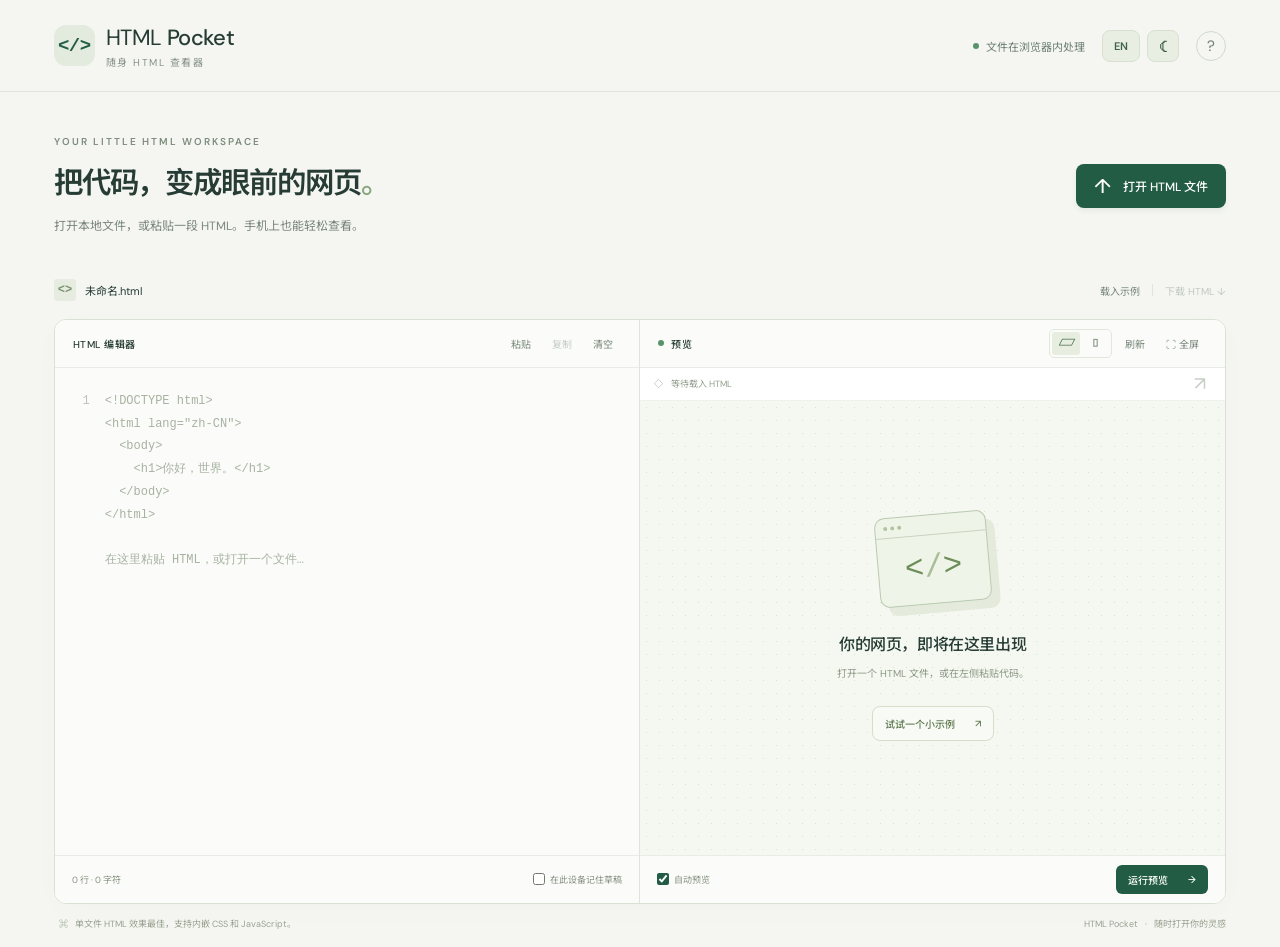
<file: index.html>
<!doctype html>
<html lang="zh-CN">
<head>
  <meta charset="utf-8">
  <meta name="viewport" content="width=device-width, initial-scale=1, viewport-fit=cover">
  <meta name="theme-color" content="#f5f6f2">
  <meta name="description" content="在手机或电脑上打开 HTML 文件、粘贴代码并即时预览。文件内容在当前浏览器内处理。">
  <title>HTML Pocket · 随身 HTML 查看器</title>
  <script>
let currentLanguage = 'zh';
let currentTheme = window.matchMedia && window.matchMedia('(prefers-color-scheme: dark)').matches ? 'dark' : 'light';
try { const lang = localStorage.getItem('html-pocket.language'); if (lang === 'en' || lang === 'zh') currentLanguage = lang; const theme = localStorage.getItem('html-pocket.theme'); if (theme === 'dark' || theme === 'light') currentTheme = theme; } catch {}
document.documentElement.dataset.theme = currentTheme;
document.documentElement.lang = currentLanguage === 'en' ? 'en' : 'zh-CN';
</script>
<style>
@import url('https://fonts.googleapis.com/css2?family=DM+Sans:wght@400;500;600;700&family=Noto+Sans+SC:wght@400;500;600;700&display=swap');
:root{font-family:'DM Sans','Noto Sans SC',-apple-system,BlinkMacSystemFont,'Segoe UI',sans-serif;color:#263c35;background:#f5f6f2;font-synthesis:none;--green:#235c45;--line:#dfe5dc;--muted:#7b887f}*{box-sizing:border-box}body{margin:0}button,a,input,textarea{-webkit-tap-highlight-color:transparent}button{font:inherit;cursor:pointer}button:focus-visible,a:focus-visible,input:focus-visible{outline:3px solid #77ae90;outline-offset:3px}button{border:0}button:disabled{opacity:.4;cursor:default}a{color:inherit;text-decoration:none}.app{max-width:1720px;margin:auto}.topbar{height:92px;border-bottom:1px solid var(--line);display:flex;align-items:center;gap:24px;padding:0 4.2%}.brand{display:flex;gap:11px;align-items:center;font-size:22px;letter-spacing:-.6px}.brand b{font-weight:500}.brand small{display:block;font-size:10px;color:#869289;letter-spacing:1.5px;margin-top:2px}.brand-icon{font-family:monospace;font-weight:700;font-size:19px;background:#e2ebdd;width:41px;height:41px;border-radius:12px;display:grid;place-items:center;color:var(--green)}.local-badge{margin-left:auto;font-size:11px;color:#6e8074;display:flex;gap:7px;align-items:center}.local-badge i,.live-dot{width:6px;height:6px;background:#58936c;border-radius:50%;display:inline-block}.icon-button{width:30px;height:30px;border:1px solid #cfd9ce;border-radius:50%;color:#6b7f70;background:transparent;font-size:15px}main{padding:43px 4.2% 15px}.intro{display:flex;justify-content:space-between;align-items:center;gap:24px;margin-bottom:37px}.eyebrow{font-size:10px;font-weight:600;letter-spacing:2px;color:#7d8d7c;margin:0 0 13px}h1{font-size:clamp(25px,2.3vw,36px);letter-spacing:-1.1px;font-weight:600;margin:0;line-height:1.5}h1 span{color:#8ba77d}.subtitle{font-size:12px;color:#7a867e;margin:11px 0 0;line-height:1.8}.button{border-radius:8px;padding:12px 18px;font-size:12px;font-weight:500;display:inline-flex;align-items:center;justify-content:center;gap:12px;white-space:nowrap}.primary{background:var(--green);color:#fff;box-shadow:0 3px 5px #235c4512}.primary:hover,.run-button:hover{background:#174531}.primary>span{font-size:20px;line-height:1}.workspace-bar{display:flex;justify-content:space-between;align-items:center;margin-bottom:13px;font-size:11px;gap:12px}.file-label{display:flex;align-items:center;gap:9px;min-width:0}.file-label>span:nth-child(2){white-space:nowrap;overflow:hidden;text-overflow:ellipsis;max-width:50vw}.file-icon{font:700 12px monospace;color:#7c9273;background:#e6ecdf;border-radius:3px;padding:4px}#modifiedBadge{font-size:9px;color:#9a8b59;background:#efeede;border-radius:4px;padding:3px 5px}.workspace-actions{display:flex;align-items:center;gap:12px}.text-button{background:none;color:#758677;font-size:10px;padding:8px 0}.text-button:hover{color:#235c45}.divider{height:12px;width:1px;background:var(--line)}.workspace{height:min(65vh,750px);min-height:470px;display:grid;grid-template-columns:1fr 1fr;border:1px solid #d9e1d4;border-radius:12px;overflow:hidden;background:#fff;box-shadow:0 6px 35px #203d2b04}.editor-panel,.preview-panel{min-width:0;min-height:0;display:flex;flex-direction:column}.editor-panel{border-right:1px solid var(--line)}.panel-toolbar{height:48px;flex-shrink:0;display:flex;align-items:center;justify-content:space-between;padding:0 18px;border-bottom:1px solid #e8ece4;background:#fbfcf9;gap:6px}.panel-title{font-size:10px;font-weight:500;letter-spacing:.5px;white-space:nowrap}.panel-toolbar>div{display:flex;align-items:center;gap:5px}.small-button{background:transparent;font-size:10px;color:#78877a;padding:7px 8px;border-radius:5px;white-space:nowrap}.small-button:hover{background:#eaf0e5;color:var(--green)}.editor-wrap{position:relative;display:flex;flex:1;min-height:0;background:#fbfcfa}.line-numbers{width:45px;flex-shrink:0;padding:22px 10px 22px 0;color:#bbc3b5;text-align:right;font:12px/1.9 ui-monospace,SFMono-Regular,Consolas,monospace;overflow:hidden;user-select:none;white-space:pre}.editor-wrap textarea{border:0;outline:none;resize:none;background:transparent;color:#41624f;flex:1;width:100%;min-width:0;padding:22px 20px 22px 5px;tab-size:2;font:12px/1.9 ui-monospace,SFMono-Regular,Consolas,monospace;white-space:pre;overflow:auto}.editor-wrap textarea::placeholder{color:#a7b2a0}.editor-footer,.preview-footer{height:48px;flex-shrink:0;border-top:1px solid #e8ece4;display:flex;justify-content:space-between;align-items:center;padding:0 17px;font-size:9px;color:#879382;background:#fbfcf9;gap:8px}label{display:flex;align-items:center;gap:5px;white-space:nowrap}input[type=checkbox]{accent-color:var(--green);width:12px;height:12px;margin:0}.preview-toolbar .panel-title{display:flex;align-items:center;gap:7px}.device-switch{display:flex;border:1px solid #e2e7dc;border-radius:5px;padding:2px;gap:1px}.device-switch button{height:23px;width:28px;border-radius:3px;background:none;color:#8c9888;font-size:18px;line-height:1}.device-switch .selected{background:#e7eddf;color:#406d48}.preview-address{height:33px;flex-shrink:0;display:flex;align-items:center;gap:8px;border-bottom:1px solid #eef0eb;padding:0 14px;font-size:9px;color:#94a08e;background:#fff}.preview-address>span:nth-child(2){overflow:hidden;text-overflow:ellipsis;white-space:nowrap}.preview-address button{margin-left:auto;background:none;color:#72816e;font-size:19px;padding:1px 5px}.preview-stage{position:relative;flex:1;min-height:0;display:flex;justify-content:center;overflow:hidden;background-color:#f5f7f1;background-image:radial-gradient(#d9e2d1 .65px,transparent .65px);background-size:13px 13px}.empty-state{display:flex;align-items:center;justify-content:center;flex-direction:column;text-align:center;padding:20px;max-width:100%}.empty-illustration{width:112px;height:90px;border:1px solid #bacab1;border-radius:10px;background:#eff4e8;transform:rotate(-5deg);margin-bottom:27px;box-shadow:8px 9px 0 #e4ebdc;overflow:hidden}.tiny-dots{height:20px;border-bottom:1px solid #c8d5c0;display:flex;gap:3px;align-items:center;padding-left:8px}.tiny-dots i{width:4px;height:4px;border-radius:50%;background:#b0c3a3}.empty-illustration>span{display:block;font:32px/65px monospace;color:#6c8d58}.empty-illustration b{color:#a9bd97;font-weight:400}.empty-state h2{font-size:16px;font-weight:500;letter-spacing:-.4px;margin:0 0 10px}.empty-state p{font-size:10px;color:#8c9985;line-height:1.8;margin:0 0 23px}.secondary{border:1px solid #d4dfca;background:#f8faf5;color:#607a51;font-size:10px;padding:9px 12px;gap:20px}.preview-stage iframe{width:100%;height:100%;border:0;background:#fff;transition:width .18s;min-width:0}.preview-stage.phone-mode iframe{width:min(390px,100%);box-shadow:0 0 20px #24412a12}.run-button{padding:7px 12px;font-size:10px;background:var(--green);color:white;border-radius:6px;gap:20px}.bottom-notes{display:flex;justify-content:space-between;gap:20px;font-size:9px;color:#99a190;margin-top:12px}.bottom-notes p{margin:0;line-height:1.8}.bottom-notes p:last-child{white-space:nowrap}.bottom-notes span{padding:0 5px;color:#829479}.mobile-tabs{display:none}.drop-cover{display:none;position:absolute;inset:8px;border:2px dashed #689559;background:#eff5e9ef;align-items:center;justify-content:center;border-radius:8px;font-size:14px;pointer-events:none}.dragging .drop-cover{display:flex}.toast{position:fixed;bottom:28px;left:50%;transform:translateX(-50%);max-width:90vw;background:#263f31;color:#fff;padding:12px 20px;border-radius:10px;font-size:12px;z-index:100;box-shadow:0 5px 25px #0002;text-align:center;line-height:1.6}dialog{border:1px solid #d4dfcb;border-radius:16px;padding:24px;max-width:500px;width:calc(100% - 32px);color:#344d3a;background:#fafcf7;box-shadow:0 10px 70px #0002}dialog::backdrop{background:#172b1f60;backdrop-filter:blur(3px)}.dialog-heading{display:flex;align-items:center;justify-content:space-between;gap:15px}.dialog-heading h2{font-size:18px;margin:0}dialog li,dialog p{font-size:12px;line-height:1.9}dialog ol{padding-left:20px}dialog li{margin:12px 0}dialog p{color:#7a8874}.close-fullscreen{display:none}.fullscreen-preview{position:fixed!important;inset:0!important;width:100%!important;height:100dvh!important;z-index:50;background:#fff;padding-top:env(safe-area-inset-top);padding-bottom:env(safe-area-inset-bottom)}.fullscreen-preview .close-fullscreen{display:inline-flex;background:#e8efdf;color:#3d623b;padding:7px 12px;font-size:10px}.fullscreen-preview .preview-stage iframe{width:100%}.fullscreen-preview .preview-footer{height:52px}.no-scroll{overflow:hidden}[hidden]{display:none!important}
@media(min-width:1500px){.editor-wrap textarea,.line-numbers{font-size:13px}.workspace{height:66vh}.panel-title,.small-button{font-size:11px}}
@media(max-width:850px){.topbar{height:76px}.intro{align-items:flex-start;flex-direction:column;gap:20px;margin-bottom:26px}main{padding-top:28px}.primary{padding:11px 15px}.workspace{min-height:480px;height:65vh;grid-template-columns:46% 54%}.panel-toolbar{padding:0 10px}.small-button{padding:6px}.preview-controls{gap:0!important}.device-switch{display:none}.local-badge{font-size:9px}.bottom-notes p:last-child{display:none}}
@media(max-width:600px){.topbar{padding:0 20px;height:72px;gap:12px}.brand{font-size:20px}.brand small{font-size:8px}.brand-icon{height:36px;width:36px;font-size:16px}.local-badge{margin-left:auto;font-size:0;gap:0}.local-badge i{width:7px;height:7px}.icon-button{width:27px;height:27px}main{padding:27px 16px 18px}.eyebrow{font-size:8px;letter-spacing:1.6px;margin-bottom:9px}h1{font-size:25px;letter-spacing:-1px}.subtitle{font-size:11px;max-width:300px;margin-top:8px}.intro{gap:19px;margin-bottom:23px}.primary{width:100%;height:46px;font-size:12px;border-radius:9px}.workspace-bar{font-size:10px;margin-bottom:10px}.file-label{gap:6px}.file-label>span:nth-child(2){max-width:36vw}.workspace-actions{gap:8px}.text-button{font-size:9px}#modifiedBadge{display:none}.mobile-tabs{display:flex;background:#e9eee3;border:1px solid #dfe6d8;border-radius:9px;padding:4px;margin-bottom:12px;gap:4px}.mobile-tabs button{flex:1;padding:9px;border-radius:6px;color:#7e8b74;background:transparent;font-size:11px}.mobile-tabs button[aria-selected=true]{background:#fff;color:#365d3d;box-shadow:0 1px 4px #2233110b}.workspace{display:flex;flex-direction:column;height:62dvh;min-height:420px;border-radius:10px}.editor-panel,.preview-panel{flex:1}.editor-panel{border:0}.workspace[data-view=code]>.preview-panel{display:none}.workspace[data-view=preview]>.editor-panel{display:none}.panel-toolbar{height:45px;padding:0 13px}.panel-title{font-size:10px}.small-button{font-size:10px;padding:7px 8px}.editor-wrap textarea,.line-numbers{font-size:13px;line-height:1.8}.line-numbers{width:36px;padding-top:18px}.editor-wrap textarea{padding-top:18px;padding-left:5px}.editor-footer,.preview-footer{padding:0 12px;font-size:9px}.empty-state h2{font-size:15px}.empty-state p{font-size:10px}.empty-illustration{width:100px;height:83px}.preview-toolbar .device-switch{display:flex}.preview-toolbar .device-switch button{width:24px}.preview-address{font-size:9px}.run-button{font-size:10px}.bottom-notes{font-size:8px;margin-top:12px}.fullscreen-preview{display:flex!important}.fullscreen-preview .preview-toolbar{height:48px}.toast{bottom:calc(22px + env(safe-area-inset-bottom));font-size:11px}dialog{padding:20px}.dialog-heading h2{font-size:16px}}
@media(prefers-reduced-motion:reduce){*{transition:none!important}}


.appearance-controls{display:flex;align-items:center;gap:7px}.topbar{gap:17px}.setting-button{height:32px;min-width:38px;padding:0 9px;background:#e9eee3;border:1px solid #d7e0d1;color:#40614a;border-radius:8px;font-size:11px;font-weight:600}.setting-button:hover{background:#dce7d4}.theme-button{min-width:32px;font-size:18px;padding:0 6px}html{color-scheme:light}html[data-theme=dark]{color-scheme:dark;background:#141c19;color:#d7e4db;--green:#8bb79d;--line:#35443b;--muted:#a0b1a5}html[data-theme=dark] body{background:#141c19}html[data-theme=dark] .brand-icon{background:#2a4033;color:#b2d6ba}html[data-theme=dark] .local-badge,html[data-theme=dark] .subtitle,html[data-theme=dark] .eyebrow,html[data-theme=dark] .brand small{color:#a5b5a8}html[data-theme=dark] h1 span{color:#a9c199}html[data-theme=dark] .primary,html[data-theme=dark] .run-button{background:#8bb79d;color:#10271b}html[data-theme=dark] .primary:hover,html[data-theme=dark] .run-button:hover{background:#a2cbb0}html[data-theme=dark] .workspace{background:#1c2721;border-color:#35443b;box-shadow:0 6px 35px #0002}html[data-theme=dark] .panel-toolbar,html[data-theme=dark] .editor-footer,html[data-theme=dark] .preview-footer{background:#202c25;border-color:#35443b;color:#b0c0b2}html[data-theme=dark] .editor-wrap{background:#17221c}html[data-theme=dark] .editor-wrap textarea{color:#b8d2be}html[data-theme=dark] .editor-wrap textarea::placeholder{color:#7e9583}html[data-theme=dark] .line-numbers{color:#647b69}html[data-theme=dark] .small-button,html[data-theme=dark] .text-button{color:#aec0af}html[data-theme=dark] .small-button:hover{background:#344735;color:#dce8db}html[data-theme=dark] .preview-address{background:#1c2920;color:#a1b59f;border-color:#35443b}html[data-theme=dark] .preview-address button{color:#b2c4ad}html[data-theme=dark] .preview-stage{background-color:#18231c;background-image:radial-gradient(#344735 .65px,transparent .65px)}html[data-theme=dark] .empty-state p{color:#a2b39d}html[data-theme=dark] .empty-illustration{background:#2b3e2a;border-color:#65805c;box-shadow:8px 9px 0 #22331f}html[data-theme=dark] .tiny-dots{border-color:#486142}html[data-theme=dark] .empty-illustration>span{color:#aec29a}html[data-theme=dark] .secondary{background:#253421;border-color:#496040;color:#bdcdae}html[data-theme=dark] .file-icon{background:#2b3d2a;color:#b0c9a0}html[data-theme=dark] #modifiedBadge{background:#3e3d28;color:#d0c68d}html[data-theme=dark] .device-switch{border-color:#4a5e43}html[data-theme=dark] .device-switch button{color:#a8b99f}html[data-theme=dark] .device-switch .selected{background:#3a5030;color:#d1e0c1}html[data-theme=dark] .bottom-notes{color:#9eae97}html[data-theme=dark] .icon-button{border-color:#506249;color:#b7c7ae}html[data-theme=dark] .setting-button{background:#2c3c30;color:#d0dfcb;border-color:#435940}html[data-theme=dark] .setting-button:hover{background:#3b503a}html[data-theme=dark] dialog{background:#202e24;color:#d4e2cd;border-color:#4a6043}html[data-theme=dark] dialog p{color:#a8bba1}html[data-theme=dark] .mobile-tabs{background:#223020;border-color:#3a5032}html[data-theme=dark] .mobile-tabs button{color:#aabb9d}html[data-theme=dark] .mobile-tabs button[aria-selected=true]{background:#3d5333;color:#e2ebdc}html[data-theme=dark] .fullscreen-preview{background:#141c19}html[data-theme=dark] .fullscreen-preview .close-fullscreen{background:#3b5132;color:#e0ead6}html[data-theme=dark] .drop-cover{background:#243a29ef;color:#d0e5d2;border-color:#82b48b}.preview-stage iframe{color-scheme:light}
@media(max-width:600px){.topbar{gap:10px;padding:0 16px}.topbar .local-badge{display:none}.appearance-controls{margin-left:auto;gap:6px}.brand{font-size:18px;gap:8px}.brand small{font-size:7px;letter-spacing:.4px}.setting-button{height:32px;min-width:36px;padding:0 7px;font-size:10px}.theme-button{min-width:32px;font-size:18px}.editor-wrap textarea,.line-numbers{font-size:16px}.preview-footer{flex-wrap:wrap;min-height:48px;height:auto;padding-top:8px;padding-bottom:8px}.editor-footer{font-size:8px}html[lang=en] h1{font-size:28px;line-height:1.2}html[lang=en] .small-button{font-size:9px;padding:6px}html[lang=en] .workspace-actions{gap:6px}html[lang=en] .empty-state h2{font-size:17px}html[lang=en] .panel-toolbar{padding:0 10px}html[lang=en] .device-switch{display:none}html[lang=en] .preview-footer{gap:5px}}

</style>
  
</head>
<body>
  <div class="app">
    <header class="topbar">
      <a class="brand" href="./" aria-label="HTML Pocket 首页"><span class="brand-icon">&lt;/&gt;</span><span>HTML <b>Pocket</b><small>随身 HTML 查看器</small></span></a>
      <span class="local-badge"><i></i> 文件在浏览器内处理</span>
      <div class="appearance-controls"><button id="languageButton" class="setting-button" type="button" aria-label="Switch to English" title="Switch to English">EN</button><button id="themeButton" class="setting-button theme-button" type="button" aria-label="切换到深色模式" title="切换到深色模式" aria-pressed="false">☾</button></div><button class="icon-button" id="helpButton" aria-label="使用说明" title="使用说明">?</button>
    </header>

    <main>
      <section class="intro">
        <div><p class="eyebrow">YOUR LITTLE HTML WORKSPACE</p><h1>把代码，变成眼前的网页<span>。</span></h1><p class="subtitle">打开本地文件，或粘贴一段 HTML。手机上也能轻松查看。</p></div>
        <button class="button primary" id="uploadButton"><span aria-hidden="true">↑</span> 打开 HTML 文件</button>
        <input type="file" id="fileInput" accept=".html,.htm,text/html" hidden>
      </section>

      <div class="workspace-bar">
        <div class="file-label"><span class="file-icon">&lt;&gt;</span><span id="fileName">未命名.html</span><span id="modifiedBadge" hidden>已编辑</span></div>
        <div class="workspace-actions"><button class="text-button" id="exampleButton">载入示例</button><span class="divider"></span><button class="text-button" id="downloadButton">下载 HTML <span aria-hidden="true">↓</span></button></div>
      </div>

      <div class="mobile-tabs" role="tablist" aria-label="工作区视图"><button role="tab" id="codeTab" aria-controls="editorPanel" aria-selected="true">&lt;/&gt; 代码</button><button role="tab" id="previewTab" aria-controls="previewPanel" aria-selected="false">◉ 预览</button></div>

      <section class="workspace" id="workspace" data-view="code">
        <div class="editor-panel" id="editorPanel">
          <div class="panel-toolbar"><span class="panel-title">HTML 编辑器</span><div><button class="small-button" id="pasteButton">粘贴</button><button class="small-button" id="copyButton">复制</button><button class="small-button" id="clearButton">清空</button></div></div>
          <div class="editor-wrap" id="dropZone"><div class="line-numbers" id="lineNumbers" aria-hidden="true">1</div><textarea id="editor" spellcheck="false" autocapitalize="off" autocorrect="off" autocomplete="off" aria-label="HTML 代码" placeholder="<!DOCTYPE html>&#10;<html lang=&quot;zh-CN&quot;>&#10;  <body>&#10;    <h1>你好，世界。</h1>&#10;  </body>&#10;</html>&#10;&#10;在这里粘贴 HTML，或打开一个文件…"></textarea><div class="drop-cover">松开，打开这个 HTML 文件</div></div>
          <div class="editor-footer"><span id="codeStats">0 行 · 0 字符</span><label><input type="checkbox" id="rememberDraft"> 在此设备记住草稿</label></div>
        </div>

        <div class="preview-panel" id="previewPanel">
          <div class="panel-toolbar preview-toolbar"><span class="panel-title"><span class="live-dot"></span> 预览</span><div class="preview-controls"><div class="device-switch" aria-label="预览宽度"><button class="selected" id="wideButton" title="自适应宽度" aria-label="自适应宽度" aria-pressed="true">▱</button><button id="phoneButton" title="手机宽度" aria-label="手机宽度" aria-pressed="false">▯</button></div><button class="small-button" id="refreshButton" title="重新运行 HTML">刷新</button><button class="small-button" id="expandButton" title="全屏查看">⛶ <span>全屏</span></button></div></div>
          <div class="preview-address"><span aria-hidden="true">◇</span><span id="previewAddress">等待载入 HTML</span><button id="newTabButton" aria-label="在新标签页打开预览" title="新标签页打开">↗</button></div>
          <div class="preview-stage" id="previewStage">
            <div class="empty-state" id="emptyState"><div class="empty-illustration"><div class="tiny-dots"><i></i><i></i><i></i></div><span>&lt;<b>/</b>&gt;</span></div><h2>你的网页，即将在这里出现</h2><p>打开一个 HTML 文件，或在左侧粘贴代码。</p><button class="button secondary" id="emptyExampleButton">试试一个小示例 <span>↗</span></button></div>
            <iframe id="previewFrame" title="HTML 网页预览" sandbox="allow-scripts allow-forms allow-modals allow-popups allow-downloads" referrerpolicy="no-referrer" hidden></iframe>
          </div>
          <div class="preview-footer"><label><input type="checkbox" id="autoPreview" checked> 自动预览</label><button class="button run-button" id="runButton">运行预览 <span>→</span></button><button class="button close-fullscreen" id="closeFullscreen">退出全屏 ×</button></div>
        </div>
      </section>
      <footer class="bottom-notes"><p><span>⌘</span> 单文件 HTML 效果最佳，支持内嵌 CSS 和 JavaScript。</p><p>HTML Pocket <span>·</span> 随时打开你的灵感</p></footer>
    </main>
  </div>
  <div class="toast" id="toast" role="status" hidden></div>
  <dialog id="helpDialog"><div class="dialog-heading"><h2>口袋里的网页查看器</h2><button class="icon-button" id="closeHelp" aria-label="关闭使用说明">×</button></div><ol><li><b>打开文件</b>：点“打开 HTML 文件”，在手机的“文件”中选择 .html 或 .htm。</li><li><b>粘贴代码</b>：把 HTML 粘贴到编辑器，点“预览”查看。支持 CSS、JavaScript。</li><li><b>大屏查看</b>：点“全屏”隐藏编辑器；右上角 ↗ 可在新标签页打开。</li><li><b>保存文件</b>：点“下载 HTML”，可把编辑后的文件保存到设备。</li></ol><p>文件内容不会由本工具上传。HTML 在隔离的预览框内运行；代码引用的外部图片、字体或脚本仍可能联网。</p><p>引用同目录的图片、CSS 或 JS 时，需要把它们内嵌进 HTML，或改成可访问的网络地址。浏览器不会自动读取旁边的文件。新标签页预览是临时的，不是可分享的网页网址。</p><p>“记住草稿”仅保存在当前浏览器；关闭该选项会移除保存的草稿。手机可通过浏览器的分享菜单添加本工具到主屏幕。</p></dialog>
<script>
const uiStrings = {"HTML Pocket · 随身 HTML 查看器": "HTML Pocket · Your HTML Viewer", "随身 HTML 查看器": "Your portable HTML viewer", "HTML Pocket 首页": "HTML Pocket home", "文件在浏览器内处理": "Files stay in your browser", "使用说明": "Help", "把代码，变成眼前的网页": "Bring your HTML to life", "。": ".", "打开本地文件，或粘贴一段 HTML。手机上也能轻松查看。": "Open a local file or paste your HTML. Preview it anywhere, even on your phone.", "打开 HTML 文件": "Open HTML file", "未命名.html": "Untitled.html", "已编辑": "Edited", "载入示例": "Load example", "下载 HTML": "Download HTML", "工作区视图": "Workspace view", "</> 代码": "</> Code", "◉ 预览": "◉ Preview", "HTML 编辑器": "HTML editor", "粘贴": "Paste", "复制": "Copy", "清空": "Clear", "HTML 代码": "HTML code", "松开，打开这个 HTML 文件": "Drop to open this HTML file", "在此设备记住草稿": "Remember draft on this device", "预览": "Preview", "预览宽度": "Preview width", "自适应宽度": "Responsive width", "手机宽度": "Phone width", "重新运行 HTML": "Run HTML again", "刷新": "Refresh", "全屏查看": "Fullscreen preview", "全屏": "Fullscreen", "等待载入 HTML": "Waiting for HTML", "在新标签页打开预览": "Open preview in a new tab", "新标签页打开": "Open in new tab", "你的网页，即将在这里出现": "Your webpage starts here", "打开一个 HTML 文件，或在左侧粘贴代码。": "Open an HTML file or paste code into the editor.", "试试一个小示例": "Try a little example", "HTML 网页预览": "HTML webpage preview", "自动预览": "Auto preview", "运行预览": "Run preview", "退出全屏 ×": "Exit fullscreen ×", "单文件 HTML 效果最佳，支持内嵌 CSS 和 JavaScript。": "Works best with single-file HTML, including inline CSS and JavaScript.", "随时打开你的灵感": "A little space for your ideas", "口袋里的网页查看器": "A webpage viewer in your pocket", "关闭使用说明": "Close help", "打开文件": "Open a file", "：点“打开 HTML 文件”，在手机的“文件”中选择 .html 或 .htm。": ": Choose Open HTML file, then select an .html or .htm file from your device.", "粘贴代码": "Paste code", "：把 HTML 粘贴到编辑器，点“预览”查看。支持 CSS、JavaScript。": ": Paste HTML into the editor and select Preview. CSS and JavaScript are supported.", "大屏查看": "Get a bigger view", "：点“全屏”隐藏编辑器；右上角 ↗ 可在新标签页打开。": ": Use Fullscreen to hide the editor, or select ↗ to open a new tab.", "保存文件": "Save a file", "：点“下载 HTML”，可把编辑后的文件保存到设备。": ": Choose Download HTML to save your edited file to your device.", "文件内容不会由本工具上传。HTML 在隔离的预览框内运行；代码引用的外部图片、字体或脚本仍可能联网。": "This tool does not upload your file contents. HTML runs in an isolated frame. External images, fonts, or scripts referenced by your code may still connect to the internet.", "引用同目录的图片、CSS 或 JS 时，需要把它们内嵌进 HTML，或改成可访问的网络地址。浏览器不会自动读取旁边的文件。新标签页预览是临时的，不是可分享的网页网址。": "Images, CSS, and JS from nearby files must be embedded in your HTML or use accessible web URLs. The browser cannot automatically read neighboring files. A new-tab preview is temporary, not a shareable website URL.", "“记住草稿”仅保存在当前浏览器；关闭该选项会移除保存的草稿。手机可通过浏览器的分享菜单添加本工具到主屏幕。": "Remember draft saves only in this browser. Turning it off removes the saved draft. On your phone, use your browser's share menu to add this tool to your home screen.", "在手机或电脑上打开 HTML 文件、粘贴代码并即时预览。文件内容在当前浏览器内处理。": "Open HTML files or paste code for instant previews on your phone or computer. File contents are processed in your browser.", "浏览器无法保存草稿；仍可正常查看和下载文件。": "Draft storage is unavailable. You can still preview and download your HTML.", "这会替换当前代码。需要保留的话，请先取消并下载 HTML。继续替换？": "Replace the current code? To keep it, cancel and download your HTML first.", "请选择 .html 或 .htm 文件。": "Please select an .html or .htm file.", "文件超过 20 MB，请精简后再打开。": "This file is over 20 MB. Please reduce its size and try again.", "无法读取文件，请重新选择。": "Could not read the file. Please select it again.", "请先打开文件或粘贴 HTML。": "Open a file or paste HTML first.", "浏览器拦截了新标签页，请允许弹出窗口，或使用“全屏”。": "Your browser blocked the new tab. Allow popups or use Fullscreen.", "新标签页未能打开，请使用“全屏”查看。": "Could not open a new tab. Please use Fullscreen.", "草稿将保存在当前浏览器中。": "Your draft will be saved in this browser.", "已关闭草稿记忆并移除保存的内容。": "Draft memory is off and the saved draft has been removed.", "清空当前 HTML？需要保留的话，请先取消并下载。": "Clear the current HTML? To keep it, cancel and download it first.", "请在编辑区长按，选择“粘贴”。": "Press and hold in the editor, then choose Paste.", "剪贴板没有文字，请复制 HTML 后再试。": "Your clipboard has no text. Copy some HTML and try again.", "HTML 代码已复制。": "HTML code copied.", "已选中代码，请使用系统的复制命令。": "Code selected. Use your device's Copy command.", "好天气.html": "A-little-sunshine.html", "粘贴的网页.html": "Pasted-page.html", "浏览器本地预览": "Local browser preview"};

const reverseUiStrings = Object.fromEntries(Object.entries(uiStrings).map(([zh,en]) => [en,zh]));
function tr(zh) { return currentLanguage === 'en' ? (uiStrings[zh] || zh) : zh; }
function translateValue(value) { return tr(reverseUiStrings[value] || value); }
function savePreference(key,value) { try { localStorage.setItem(key,value); } catch {} }
function applyLanguage() {
  document.documentElement.lang = currentLanguage === 'en' ? 'en' : 'zh-CN';
  const walker = document.createTreeWalker(document.body, NodeFilter.SHOW_TEXT);
  while (walker.nextNode()) {
    const node = walker.currentNode;
    if (node.parentElement.closest('script,style,textarea,#fileName,#codeStats,#previewAddress,#toast,.appearance-controls')) continue;
    const original = node.nodeValue.trim();
    if (uiStrings[original] || reverseUiStrings[original]) node.nodeValue = node.nodeValue.replace(original,translateValue(original));
  }
  document.querySelectorAll('[title],[aria-label],meta[name="description"]').forEach(node => {
    if (node.closest('.appearance-controls')) return;
    for (const attr of ['title','aria-label','content']) {
      const value = node.getAttribute(attr);
      if (value && (uiStrings[value] || reverseUiStrings[value])) node.setAttribute(attr,translateValue(value));
    }
  });
  document.title = tr('HTML Pocket · 随身 HTML 查看器');
  const button = document.getElementById('languageButton');
  button.textContent = currentLanguage === 'en' ? '中文' : 'EN';
  button.title = button.ariaLabel = currentLanguage === 'en' ? '切换到中文' : 'Switch to English';
  document.getElementById('editor').placeholder = currentLanguage === 'en'
    ? '<!DOCTYPE html>\n<html lang="en">\n  <body>\n    <h1>Hello, world.</h1>\n  </body>\n</html>\n\nPaste HTML here, or open a file…'
    : '<!DOCTYPE html>\n<html lang="zh-CN">\n  <body>\n    <h1>你好，世界。</h1>\n  </body>\n</html>\n\n在这里粘贴 HTML，或打开一个文件…';
  for (const original of ['未命名.html','粘贴的网页.html','好天气.html']) {
    if (fileName === original || fileName === uiStrings[original]) { fileName = tr(original); document.getElementById('fileName').textContent = fileName; break; }
  }
  stats();
  document.getElementById('previewAddress').textContent = editor.value.trim() ? fileName + ' · ' + tr('浏览器本地预览') : tr('等待载入 HTML');
  const toastEl = document.getElementById('toast');
  if (!toastEl.hidden) toastEl.textContent = translateValue(toastEl.textContent);
  applyTheme();
}
function applyTheme() {
  document.documentElement.dataset.theme = currentTheme;
  const dark = currentTheme === 'dark';
  const button = document.getElementById('themeButton');
  button.textContent = dark ? '☀' : '☾';
  button.setAttribute('aria-pressed',String(dark));
  const label = currentLanguage === 'en' ? (dark ? 'Switch to light mode' : 'Switch to dark mode') : (dark ? '切换到浅色模式' : '切换到深色模式');
  button.title = button.ariaLabel = label;
  document.querySelector('meta[name="theme-color"]').content = dark ? '#141c19' : '#f5f6f2';
}
document.addEventListener('DOMContentLoaded',() => {
  document.getElementById('languageButton').addEventListener('click',() => {
    currentLanguage = currentLanguage === 'en' ? 'zh' : 'en';
    savePreference('html-pocket.language',currentLanguage);
    applyLanguage();
  });
  document.getElementById('themeButton').addEventListener('click',() => {
    currentTheme = currentTheme === 'dark' ? 'light' : 'dark';
    savePreference('html-pocket.theme',currentTheme);
    applyTheme();
  });
  applyLanguage();
});

'use strict';
const $ = id => document.getElementById(id);
const editor = $('editor');
const frame = $('previewFrame');
const workspace = $('workspace');
const sandbox = 'allow-scripts allow-forms allow-modals allow-popups allow-downloads';
const draftKey = 'html-pocket.draft.v1';
let fileName = tr("未命名.html");
let renderTimer;
let toastTimer;
let pendingSource = '';
let lastRendered = null;

const example = `<!doctype html>
<html lang="zh-CN">
<head>
  <meta charset="utf-8">
  <meta name="viewport" content="width=device-width, initial-scale=1">
  <title>一小片好天气</title>
  <style>
    * { box-sizing: border-box; }
    body { margin: 0; min-height: 100vh; display: grid; place-items: center;
      padding: 28px; background: #f6f0e4; color: #355344;
      font-family: -apple-system, BlinkMacSystemFont, "Segoe UI", sans-serif; }
    .card { max-width: 420px; text-align: center; }
    .sun { width: 76px; height: 76px; border-radius: 50%; background: #e7ba59;
      margin: 0 auto 28px; box-shadow: 0 0 0 15px #edcf8b33; }
    .tag { font-size: 10px; letter-spacing: 3px; color: #8b9477; }
    h1 { font-size: clamp(28px, 7vw, 40px); font-weight: 500; letter-spacing: -1px; }
    p { line-height: 1.9; font-size: 13px; color: #7e8876; }
    button { margin-top: 18px; padding: 13px 24px; border: none;
      border-radius: 40px; background: #355344; color: #fff; cursor: pointer; }
    #message { min-height: 26px; font-size: 12px; }
  </style>
</head>
<body>
  <main class="card">
    <div class="sun"></div>
    <p class="tag">A LITTLE MOMENT FOR YOU</p>
    <h1>今天，也有好事发生。</h1>
    <p>一杯刚好的咖啡，一阵路过的风。<br>还有一段变成网页的小小代码。</p>
    <button onclick="document.getElementById('message').textContent='愿你今天，收获一点小小的快乐。'">收下一点好心情 ↗</button>
    <p id="message" aria-live="polite"></p>
  </main>
</body>
</html>`;

function toast(message) {
  $('toast').textContent = message;
  $('toast').hidden = false;
  clearTimeout(toastTimer);
  toastTimer = setTimeout(() => { $('toast').hidden = true; }, 4200);
}

function setView(view) {
  workspace.dataset.view = view;
  $('codeTab').setAttribute('aria-selected', String(view === 'code'));
  $('previewTab').setAttribute('aria-selected', String(view === 'preview'));
}

function persistDraft() {
  try {
    if ($('rememberDraft').checked) {
      localStorage.setItem(draftKey, JSON.stringify({ code: editor.value, name: fileName }));
    } else localStorage.removeItem(draftKey);
  } catch { toast(tr("浏览器无法保存草稿；仍可正常查看和下载文件。")); }
}

function stats() {
  const code = editor.value;
  const count = code ? code.split('\n').length : 0;
  $('codeStats').textContent = currentLanguage === 'en' ? `${count.toLocaleString()} lines · ${code.length.toLocaleString()} characters` : `${count.toLocaleString()} 行 · ${code.length.toLocaleString()} 字符`;
  // Keep line numbering responsive for large documents.
  $('lineNumbers').textContent = Array.from({ length: Math.min(count || 1, 15000) }, (_, i) => i + 1).join('\n');
  $('lineNumbers').scrollTop = editor.scrollTop;
  $('newTabButton').disabled = !code.trim();
  $('downloadButton').disabled = !code.trim();
  $('copyButton').disabled = !code;
}

function render(force = false) {
  clearTimeout(renderTimer);
  const code = editor.value;
  if (!force && code === lastRendered) return;
  lastRendered = code;
  if (!code.trim()) {
    frame.removeAttribute('srcdoc');
    frame.src = 'about:blank';
    frame.hidden = true;
    $('emptyState').hidden = false;
    $('previewAddress').textContent = tr("等待载入 HTML");
    return;
  }
  frame.hidden = false;
  $('emptyState').hidden = true;
  frame.removeAttribute('src');
  frame.srcdoc = code;
  $('previewAddress').textContent = `${fileName} · ${tr('浏览器本地预览')}`;
}

function update({ modified = true, immediate = false } = {}) {
  stats();
  $('modifiedBadge').hidden = !modified;
  persistDraft();
  clearTimeout(renderTimer);
  if (immediate) render(true);
  else if ($('autoPreview').checked) renderTimer = setTimeout(() => render(), 550);
}

function setDocument(code, name, showPreview = true) {
  editor.value = code;
  fileName = name;
  $('fileName').textContent = name;
  editor.scrollTop = 0;
  update({ modified: false, immediate: true });
  if (showPreview) setView('preview');
}

function replaceDocument(code, name) {
  // Browser confirmation is used only when replacing an unsaved, nonempty document.
  if (editor.value.trim() && editor.value !== code && !confirm(tr("这会替换当前代码。需要保留的话，请先取消并下载 HTML。继续替换？"))) return;
  setDocument(code, name);
}

async function openFile(file) {
  if (!file) return;
  if (!/\.html?$/i.test(file.name) && file.type !== 'text/html') {
    toast(tr("请选择 .html 或 .htm 文件。")); return;
  }
  if (file.size > 20 * 1024 * 1024) { toast(tr("文件超过 20 MB，请精简后再打开。")); return; }
  try {
    const bytes = new Uint8Array(await file.arrayBuffer());
    let code;
    if (bytes[0] === 0xff && bytes[1] === 0xfe) code = new TextDecoder('utf-16le').decode(bytes);
    else if (bytes[0] === 0xfe && bytes[1] === 0xff) code = new TextDecoder('utf-16be').decode(bytes);
    else {
      const head = new TextDecoder('windows-1252').decode(bytes.slice(0, 2048));
      const charset = head.match(/<meta\b[^>]*charset\s*=\s*["']?\s*([\w-]+)/i)?.[1] || 'utf-8';
      try { code = new TextDecoder(charset).decode(bytes); }
      catch { code = new TextDecoder('utf-8').decode(bytes); }
    }
    replaceDocument(code, file.name);
  } catch { toast(tr("无法读取文件，请重新选择。")); }
}

function newTab() {
  if (!editor.value.trim()) { toast(tr("请先打开文件或粘贴 HTML。")); return; }
  // Open synchronously in the user gesture so mobile Safari can allow the tab.
  const tab = window.open('about:blank', '_blank');
  if (!tab) { toast(tr("浏览器拦截了新标签页，请允许弹出窗口，或使用“全屏”。")); return; }
  try {
    tab.opener = null;
    tab.document.open();
    tab.document.write('<!doctype html><html lang="zh-CN"><head><meta charset="utf-8"><meta name="viewport" content="width=device-width,initial-scale=1"><title>HTML 预览</title><style>html,body{margin:0;width:100%;height:100%;overflow:hidden}iframe{border:0;width:100%;height:100%;display:block;background:white}</style></head><body></body></html>');
    tab.document.close();
    tab.document.documentElement.lang = currentLanguage === 'en' ? 'en' : 'zh-CN';
    const child = tab.document.createElement('iframe');
    child.title = tr("HTML 网页预览");
    child.setAttribute('sandbox', sandbox);
    child.referrerPolicy = 'no-referrer';
    child.srcdoc = editor.value;
    tab.document.title = fileName + ' · ' + tr('预览');
    tab.document.body.appendChild(child);
  } catch { tab.close(); toast(tr("新标签页未能打开，请使用“全屏”查看。")); }
}

function setFullscreen(on) {
  if (on) { render(); setView('preview'); }
  $('previewPanel').classList.toggle('fullscreen-preview', on);
  document.body.classList.toggle('no-scroll', on);
  $('expandButton').setAttribute('aria-expanded', String(on));
  if (on) $('closeFullscreen').focus(); else $('expandButton').focus();
}

$('uploadButton').addEventListener('click', () => { $('fileInput').value = ''; $('fileInput').click(); });
$('fileInput').addEventListener('change', e => openFile(e.target.files[0]));
editor.addEventListener('input', () => update());
editor.addEventListener('scroll', () => { $('lineNumbers').scrollTop = editor.scrollTop; });
editor.addEventListener('keydown', event => {
  if (event.key === 'Tab') {
    event.preventDefault();
    const start = editor.selectionStart;
    editor.setRangeText('  ', start, editor.selectionEnd, 'end');
    update();
  }
  if ((event.ctrlKey || event.metaKey) && event.key === 'Enter') {
    event.preventDefault(); render(true); setView('preview');
  }
});
$('runButton').addEventListener('click', () => { render(true); setView('preview'); });
$('refreshButton').addEventListener('click', () => render(true));
$('autoPreview').addEventListener('change', () => { clearTimeout(renderTimer); if ($('autoPreview').checked) render(true); });
$('rememberDraft').addEventListener('change', () => { persistDraft(); toast($('rememberDraft').checked ? tr("草稿将保存在当前浏览器中。") : tr("已关闭草稿记忆并移除保存的内容。")); });
$('codeTab').addEventListener('click', () => setView('code'));
$('previewTab').addEventListener('click', () => { render(); setView('preview'); });
for (const id of ['codeTab', 'previewTab']) $(id).addEventListener('keydown', e => {
  if (e.key === 'ArrowLeft' || e.key === 'ArrowRight') { const next = id === 'codeTab' ? 'previewTab' : 'codeTab'; $(next).focus(); $(next).click(); e.preventDefault(); }
});
for (const id of ['exampleButton', 'emptyExampleButton']) $(id).addEventListener('click', () => replaceDocument(example, tr("好天气.html")));
$('clearButton').addEventListener('click', () => {
  if (editor.value && !confirm(tr("清空当前 HTML？需要保留的话，请先取消并下载。"))) return;
  setDocument('', tr("未命名.html"), false); setView('code'); editor.focus();
});
$('pasteButton').addEventListener('click', async () => {
  if (!navigator.clipboard?.readText) { setView('code'); editor.focus(); toast(tr("请在编辑区长按，选择“粘贴”。")); return; }
  try {
    const text = await navigator.clipboard.readText();
    if (!text.trim()) { toast(tr("剪贴板没有文字，请复制 HTML 后再试。")); return; }
    replaceDocument(text, tr("粘贴的网页.html"));
  } catch { setView('code'); editor.focus(); toast(tr("请在编辑区长按，选择“粘贴”。")); }
});
$('copyButton').addEventListener('click', async () => {
  try { await navigator.clipboard.writeText(editor.value); toast(tr("HTML 代码已复制。")); }
  catch { setView('code'); editor.focus(); editor.select(); toast(tr("已选中代码，请使用系统的复制命令。")); }
});
$('downloadButton').addEventListener('click', () => {
  const blob = new Blob([editor.value], { type: 'text/html;charset=utf-8' });
  const url = URL.createObjectURL(blob);
  const link = document.createElement('a');
  link.href = url; link.download = /\.html?$/i.test(fileName) ? fileName : fileName + '.html';
  document.body.appendChild(link); link.click(); link.remove();
  setTimeout(() => URL.revokeObjectURL(url), 60000);
});
$('newTabButton').addEventListener('click', newTab);
$('expandButton').addEventListener('click', () => setFullscreen(!$('previewPanel').classList.contains('fullscreen-preview')));
$('closeFullscreen').addEventListener('click', () => setFullscreen(false));
document.addEventListener('keydown', e => { if (e.key === 'Escape' && $('previewPanel').classList.contains('fullscreen-preview')) setFullscreen(false); });
function setDevice(phone) {
  $('previewStage').classList.toggle('phone-mode', phone);
  $('wideButton').classList.toggle('selected', !phone);
  $('phoneButton').classList.toggle('selected', phone);
  $('wideButton').setAttribute('aria-pressed', String(!phone));
  $('phoneButton').setAttribute('aria-pressed', String(phone));
}
$('wideButton').addEventListener('click', () => setDevice(false));
$('phoneButton').addEventListener('click', () => setDevice(true));
$('helpButton').addEventListener('click', () => $('helpDialog').showModal());
$('closeHelp').addEventListener('click', () => $('helpDialog').close());
$('helpDialog').addEventListener('click', e => { if (e.target === $('helpDialog')) { const r = $('helpDialog').getBoundingClientRect(); if (e.clientX < r.left || e.clientX > r.right || e.clientY < r.top || e.clientY > r.bottom) $('helpDialog').close(); } });
let dragCounter = 0;
const dropZone = $('dropZone');
dropZone.addEventListener('dragenter', e => { e.preventDefault(); dragCounter++; dropZone.classList.add('dragging'); });
dropZone.addEventListener('dragover', e => { e.preventDefault(); });
dropZone.addEventListener('dragleave', () => { if (--dragCounter <= 0) { dragCounter = 0; dropZone.classList.remove('dragging'); } });
dropZone.addEventListener('drop', e => { e.preventDefault(); dragCounter = 0; dropZone.classList.remove('dragging'); openFile(e.dataTransfer.files[0]); });
try {
  const saved = JSON.parse(localStorage.getItem(draftKey) || 'null');
  if (saved && typeof saved.code === 'string' && typeof saved.name === 'string') {
    $('rememberDraft').checked = true;
    setDocument(saved.code, saved.name, false);
  }
} catch { /* Storage may be unavailable in private browsing. */ }
stats();

</script>
</body>
</html>
</file>
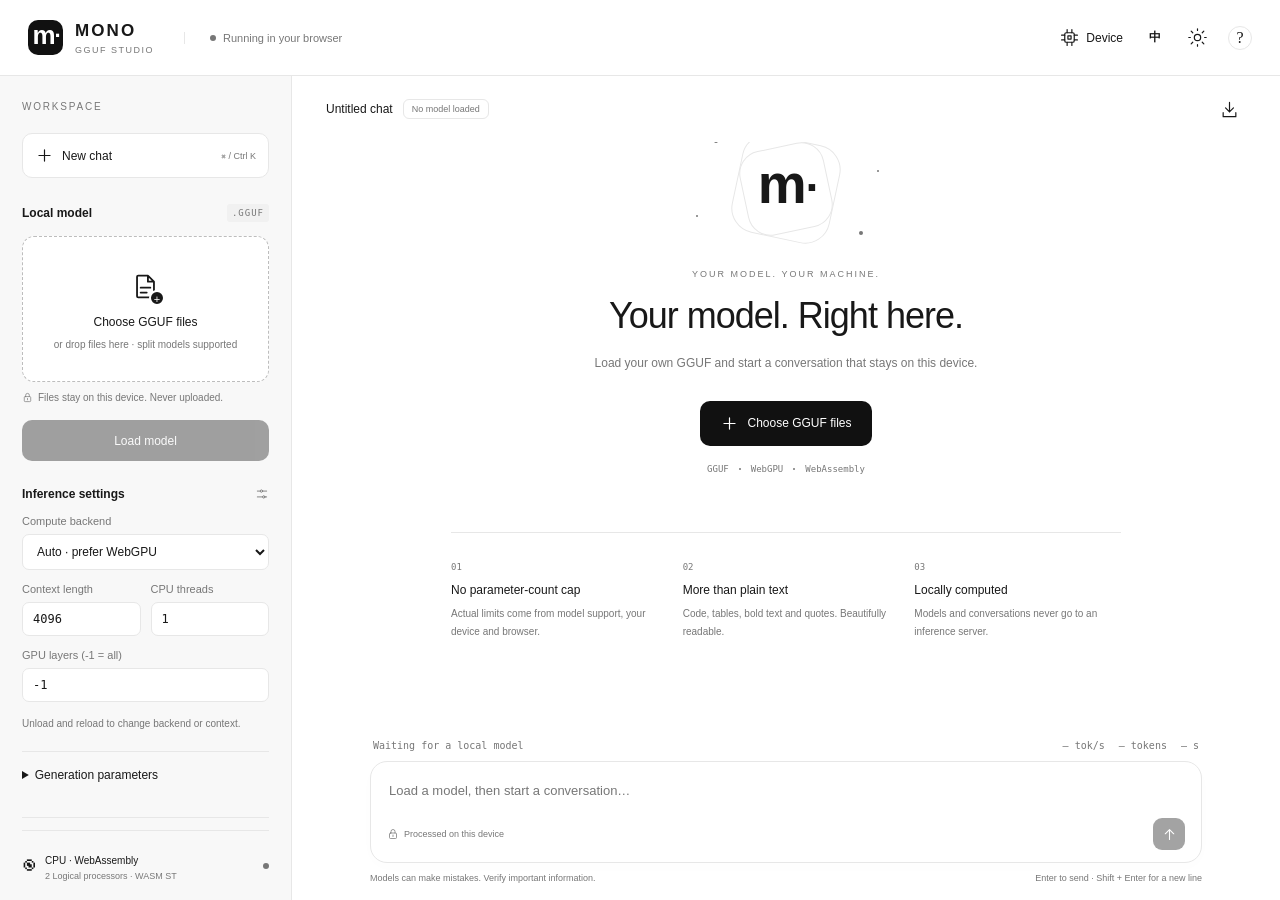
<file: gguf/index.html>
<!doctype html>
<html lang="zh-CN" data-theme="light">
<head>
  <meta charset="utf-8">
  <meta name="viewport" content="width=device-width,initial-scale=1,viewport-fit=cover">
  <meta name="theme-color" content="#f8f8f8">
  <meta name="description" content="MONO GGUF Studio — private, browser-local GGUF inference with WebGPU and WebAssembly. 本地模型，纯前端运行。">
  <meta http-equiv="Content-Security-Policy" content="default-src 'self'; script-src 'self' 'wasm-unsafe-eval' https://cdn.jsdelivr.net; worker-src 'self' blob:; connect-src 'self' blob: https://cdn.jsdelivr.net; style-src 'self' 'unsafe-inline'; img-src 'self' data: blob:; font-src 'self'; object-src 'none'; base-uri 'self'; form-action 'none'">
  <meta name="referrer" content="no-referrer">
  <title>MONO · GGUF Studio</title>
  <link rel="icon" href="./icon.svg" type="image/svg+xml">
  <link rel="stylesheet" href="./style.css?v=20261018-folder">
  <script src="./bootstrap.js?v=20261018-scroll" defer></script>
  <script src="./vendor/highlight.js" defer></script>
  <script type="module" src="./app.js?v=20261018-folder"></script>
</head>
<body>
<svg class="symbol-library" xmlns="http://www.w3.org/2000/svg" aria-hidden="true"><defs>
 <symbol id="i-plus" viewBox="0 0 24 24"><path d="M12 5v14M5 12h14"/></symbol>
 <symbol id="i-arrow" viewBox="0 0 24 24"><path d="M12 19V5m-6 6 6-6 6 6"/></symbol>
 <symbol id="i-file" viewBox="0 0 24 24"><path d="M14 3H6a1 1 0 0 0-1 1v16a1 1 0 0 0 1 1h12a1 1 0 0 0 1-1V8zM14 3v5h5M8 13h8m-8 4h5"/></symbol>
 <symbol id="i-chip" viewBox="0 0 24 24"><rect x="6" y="6" width="12" height="12" rx="2"/><path d="M9 2v4m6-4v4M9 18v4m6-4v4M2 9h4m-4 6h4m12-6h4m-4 6h4"/><path d="M10 10h4v4h-4z"/></symbol>
 <symbol id="i-sliders" viewBox="0 0 24 24"><path d="M4 7h5m4 0h7M4 17h9m4 0h3"/><circle cx="11" cy="7" r="2"/><circle cx="15" cy="17" r="2"/></symbol>
 <symbol id="i-close" viewBox="0 0 24 24"><path d="m6 6 12 12M6 18 18 6"/></symbol>
 <symbol id="i-copy" viewBox="0 0 24 24"><rect x="8" y="8" width="12" height="12" rx="2"/><path d="M16 8V4H4v12h4"/></symbol>
 <symbol id="i-sun" viewBox="0 0 24 24"><circle cx="12" cy="12" r="4"/><path d="M12 1v2m0 18v2M1 12h2m18 0h2M4 4l2 2m12 12 2 2M4 20l2-2M18 6l2-2"/></symbol>
 <symbol id="i-download" viewBox="0 0 24 24"><path d="M12 3v12m-5-5 5 5 5-5M4 16v5h16v-5"/></symbol>
 <symbol id="i-clock" viewBox="0 0 24 24"><circle cx="12" cy="12" r="9"/><path d="M12 7v5l3 2"/></symbol>
 <symbol id="i-lock" viewBox="0 0 24 24"><rect x="5" y="10" width="14" height="11" rx="2"/><path d="M8 10V7a4 4 0 0 1 8 0v3m-4 4v3"/></symbol>
 <symbol id="i-retry" viewBox="0 0 24 24"><path d="M4 11a8 8 0 1 1 2 7M4 4v7h7"/></symbol>
 <symbol id="i-stop" viewBox="0 0 24 24"><rect x="6" y="6" width="12" height="12" rx="1"/></symbol>
</defs></svg>
<header class="topbar">
 <a class="brand" href="./" aria-label="MONO home"><span class="brand-mark">m<span>·</span></span><span>MONO<small>GGUF STUDIO</small></span></a>
 <div class="top-status"><span class="status-dot"></span><span data-i18n="browserLocal">浏览器本地运行</span></div>
 <div class="top-actions">
  <button id="hardwareBtn" class="icon-btn hardware-btn" data-title="hardware"><svg><use href="#i-chip"/></svg><span data-i18n="hardware">设备</span></button>
  <button id="languageBtn" class="text-btn" aria-label="Switch language / 切换语言">EN</button>
  <button id="themeBtn" class="icon-btn" data-title="theme"><svg><use href="#i-sun"/></svg></button>
  <button id="helpBtn" class="icon-btn help-btn" data-title="help">?</button>
 </div>
</header>
<div class="workspace">
 <aside id="sidebar" class="sidebar" aria-label="Model settings">
  <div class="sidebar-top"><span class="eyebrow" data-i18n="workspace">工作空间</span><button id="closeSidebar" class="icon-btn mobile-only" data-title="close"><svg><use href="#i-close"/></svg></button></div>
  <button id="newChatBtn" class="new-chat"><svg><use href="#i-plus"/></svg><span data-i18n="newChat">新对话</span><kbd>⌘ / Ctrl K</kbd></button>
  <div class="section-head"><h2 data-i18n="localModel">本地模型</h2><span class="mini-label">.GGUF</span></div>
  <button id="dropzone" class="dropzone"><span class="upload-icon"><svg><use href="#i-file"/></svg><span>+</span></span><strong data-i18n="chooseModel">选择 GGUF 文件</strong><span data-i18n="dropHint">或拖放文件到这里 · 支持多分片</span></button>
  <input id="modelFiles" type="file" accept=".gguf" multiple hidden>
  <div id="fileList" class="file-list" hidden></div>
  <p class="privacy-hint"><svg><use href="#i-lock"/></svg><span data-i18n="fileLocal">文件留在当前设备，不会上传</span></p>
  <div id="modelInfo" class="model-info" hidden></div>
  <div id="loadProgress" class="load-progress" hidden><progress></progress><span id="loadStage" role="status"></span></div>
  <button id="loadBtn" class="primary wide" disabled data-i18n="loadModel">加载模型</button>
  <button id="unloadBtn" class="subtle wide" hidden data-i18n="unload">卸载模型 · 释放资源</button>
  <div class="section-head"><h2 data-i18n="inference">推理设置</h2><svg><use href="#i-sliders"/></svg></div>
  <fieldset id="loadSettings">
   <label class="field"><span data-i18n="backend">计算后端</span><select id="backend"><option value="auto" data-i18n="autoGPU">自动 · 优先 WebGPU</option><option value="gpu">WebGPU</option><option value="cpu" data-i18n="cpu">CPU · WebAssembly</option></select></label>
   <div class="field-grid"><label class="field"><span data-i18n="context">上下文长度</span><input id="context" type="number" min="1" step="1" value="4096"></label><label class="field"><span data-i18n="threads">CPU 线程</span><input id="threads" type="number" min="1" step="1" value="4"></label></div>
   <label class="field"><span data-i18n="gpuLayers">GPU 层数（-1 = 全部）</span><input id="gpuLayers" type="number" min="-1" step="1" value="-1"></label>
  </fieldset>
  <p class="micro" data-i18n="reloadHint">后端和上下文更改需卸载后重新加载。</p>
  <details class="settings-details"><summary data-i18n="generation">生成参数</summary>
   <div class="field-grid"><label class="field"><span>Temperature</span><input id="temperature" type="number" min="0" step="0.05" value="0.7"></label><label class="field"><span>Top P</span><input id="topP" type="number" min="0" max="1" step="0.05" value="0.9"></label></div>
   <div class="field-grid"><label class="field"><span>Top K</span><input id="topK" type="number" min="0" step="1" value="40"></label><label class="field"><span>Min P</span><input id="minP" type="number" min="0" max="1" step="0.01" value="0.05"></label></div>
   <label class="field"><span data-i18n="maxTokens">输出 token（-1 = 直到结束）</span><input id="maxTokens" type="number" min="-1" step="1" value="2048"></label>
   <div class="field-grid"><label class="field"><span data-i18n="repeatPenalty">重复惩罚</span><input id="repeatPenalty" type="number" min="0" step="0.05" value="1.1"></label><label class="field"><span data-i18n="seed">随机种子（-1 = 随机）</span><input id="seed" type="number" min="-1" step="1" value="-1"></label></div>
   <label class="field"><span data-i18n="format">输出格式</span><select id="outputFormat"><option value="text" data-i18n="markdown">Markdown / 文本</option><option value="json_object">JSON</option></select></label>
   <label class="switch-label"><input id="thinking" type="checkbox" checked><span data-i18n="thinkingToggle">启用模型思考（模型支持时）</span></label>
   <label class="field"><span data-i18n="systemPrompt">系统提示词</span><textarea id="systemPrompt" rows="4" data-placeholder="systemPlaceholder" placeholder="设置模型的角色、语气或规则…"></textarea></label>
  </details>
  <details class="settings-details"><summary data-i18n="advanced">高级加载设置</summary>
   <fieldset id="advancedLoadSettings"><div class="field-grid"><label class="field"><span>Batch</span><input id="batch" type="number" min="1" value="512"></label><label class="field"><span>Micro batch</span><input id="microBatch" type="number" min="1" value="128"></label></div>
   <label class="field"><span data-i18n="template">聊天模板</span><select id="chatTemplate"><option value="" data-i18n="modelTemplate">使用 GGUF 内置模板</option><option value="chatml">ChatML</option><option value="llama3">Llama 3</option><option value="gemma">Gemma</option></select></label></fieldset>
   <p class="micro" data-i18n="templateHint">仅在模型缺少或无法识别内置模板时手动选择。</p>
  </details>
  <button id="historyBtn" class="sidebar-link"><svg><use href="#i-clock"/></svg><span data-i18n="history">对话记录</span><span id="historyCount" class="count">0</span></button>
  <div class="sidebar-footer"><span class="tiny-orbit">◉</span><div><b id="miniBackend">—</b><small id="miniHardware" data-i18n="detecting">正在检测设备…</small></div><span class="status-dot"></span></div>
 </aside>
 <main class="chat-area">
  <div class="chat-toolbar"><div><button id="sidebarBtn" class="icon-btn mobile-only" data-title="settings"><svg><use href="#i-sliders"/></svg></button><span id="chatTitle" data-i18n="untitled">未命名对话</span><span id="enginePill" class="pill" data-i18n="notLoaded">尚未加载</span></div><button id="exportBtn" class="icon-btn" data-title="export"><svg><use href="#i-download"/></svg></button></div>
  <div id="chatScroll" class="chat-scroll">
   <section id="welcome" class="welcome">
    <div class="hero-glyph" aria-hidden="true"><div></div><span>m<span>·</span></span><i></i><i></i><i></i><i></i></div>
    <span class="eyebrow">YOUR MODEL. YOUR MACHINE.</span>
    <h1 data-i18n="hero">让模型，留在你手边。</h1>
    <p data-i18n="heroSubtitle">载入自己的 GGUF，开始一场只属于这台设备的对话。</p>
    <button id="heroChooseBtn" class="primary"><svg><use href="#i-plus"/></svg><span data-i18n="chooseModel">选择 GGUF 文件</span></button>
    <div class="feature-line"><span>GGUF</span><i></i><span>WebGPU</span><i></i><span>WebAssembly</span></div>
    <div class="welcome-notes"><div><span>01</span><h3 data-i18n="noCap">不按参数量设限</h3><p data-i18n="noCapText">由模型支持、设备和浏览器的实际能力决定。</p></div><div><span>02</span><h3 data-i18n="richOutput">表达，不止纯文本</h3><p data-i18n="richOutputText">代码、表格、粗体、引用，清晰呈现。</p></div><div><span>03</span><h3 data-i18n="allLocal">本地计算</h3><p data-i18n="allLocalText">模型与对话不发送到推理服务器。</p></div></div>
   </section>
   <div id="messages" class="messages" role="log" aria-label="Chat messages"></div>
  </div>
  <div id="notice" class="notice" role="alert" hidden><span id="noticeText"></span><button id="dismissNotice" class="icon-btn" data-title="close"><svg><use href="#i-close"/></svg></button></div>
  <div class="composer-wrap">
   <div id="runMetrics" class="run-metrics"><span id="runState" data-i18n="waiting">等待加载本地模型</span><span id="speedMetric">— tok/s</span><span id="tokenMetric">— tokens</span><span id="timeMetric">— s</span></div>
   <form id="composer" class="composer"><textarea id="prompt" rows="1" data-placeholder="promptPlaceholder" placeholder="加载模型后，在这里开始对话…" aria-label="Message / 消息"></textarea><div class="composer-bottom"><span><svg><use href="#i-lock"/></svg><span data-i18n="localOnly">仅在此设备处理</span></span><button id="sendBtn" class="send-btn" type="submit" disabled data-title="send"><svg><use href="#i-arrow"/></svg></button><button id="stopBtn" class="send-btn" type="button" hidden data-title="stop"><svg><use href="#i-stop"/></svg></button></div></form>
   <p class="composer-foot"><span data-i18n="aiNote">模型可能出错，请核实重要信息。</span><span data-i18n="keyHint">Enter 发送 · Shift + Enter 换行</span></p>
  </div>
 </main>
</div>
<div id="sidebarShade" class="shade" hidden></div>
<dialog id="hardwareDialog" class="modal"><div class="modal-head"><div><span class="eyebrow">DEVICE / LIVE</span><h2 data-i18n="hardwareTitle">你的设备，此刻。</h2></div><button class="icon-btn" data-close data-title="close"><svg><use href="#i-close"/></svg></button></div><div class="modal-body">
 <div class="monitor-hero"><svg><use href="#i-chip"/></svg><div><span data-i18n="gpuAdapter">WebGPU 适配器</span><strong id="gpuName">—</strong><small id="gpuStatus">—</small></div></div>
 <div class="hardware-grid" id="hardwareGrid"></div>
 <div class="section-head"><h3 data-i18n="inferenceNow">本次推理</h3><span class="mini-label">LIVE</span></div><div id="inferenceGrid" class="hardware-grid"></div>
 <div class="honest-note"><strong data-i18n="visibilityTitle">浏览器能看见的，有边界。</strong><p data-i18n="visibilityText">整机 CPU / GPU 利用率、温度、功耗、剩余显存和真实可用内存无法由普通网页可靠读取。这里不会生成模拟数值。JS 堆不含完整模型、WASM 或显存；GPU 缓冲区上限也不是显存容量。</p></div>
 <details class="logs"><summary data-i18n="logs">引擎日志</summary><pre id="engineLogs"></pre><button id="copyLogs" class="subtle" data-i18n="copyLogs">复制日志</button></details>
</div></dialog>
<dialog id="historyDialog" class="modal"><div class="modal-head"><h2 data-i18n="history">对话记录</h2><button class="icon-btn" data-close data-title="close"><svg><use href="#i-close"/></svg></button></div><div class="modal-body"><label class="switch-label"><input id="saveHistory" type="checkbox" checked><span data-i18n="saveHistory">将对话保存在此浏览器</span></label><p class="micro" data-i18n="historyHint">记录保存在当前站点的浏览器存储中。模型文件不会随记录保存。</p><section aria-labelledby="folderTitle">
<div class="section-head"><h3 id="folderTitle" data-i18n="folderTitle">聊天记录保存位置</h3><span class="mini-label">JSON</span></div>
<p class="micro" data-i18n="folderHint">选择后将保存现有对话，并自动更新聊天记录；每段对话一个 JSON 文件。此设置独立于浏览器保存开关。</p>
<label class="field"><span data-i18n="folderLocationLabel">所选文件夹</span><output id="folderLocation"></output></label>
<div class="row-actions"><button id="chooseFolderBtn" class="subtle" data-i18n="chooseFolder">选择文件夹</button><button id="resumeFolderBtn" class="subtle" hidden data-i18n="resumeFolder">恢复访问</button><button id="saveFolderBtn" class="subtle" hidden data-i18n="saveFolderNow">立即保存全部</button><button id="disconnectFolderBtn" class="subtle" hidden data-i18n="disconnectFolder">停止文件夹保存</button><button id="downloadJSONBtn" class="subtle" data-i18n="downloadCurrentJSON">下载当前 JSON</button></div>
<p id="folderStatus" class="micro" role="status" aria-live="polite"></p>
<p id="folderUnsupported" class="micro" data-i18n="folderUnsupported" hidden>此浏览器不支持直接选择文件夹。可下载 JSON，由浏览器处理保存位置；电脑可尝试 Chrome 或 Edge。</p>
<p id="folderRememberWarning" class="micro" data-i18n="folderRememberWarning" hidden>无法记住所选文件夹，下次打开网页请重新选择。</p>
<p class="micro" data-i18n="folderKeepHint">清除浏览器记录或停止保存，不会删除文件夹中的 JSON。模型文件不会写入。关闭页面前请等候“已保存”。</p>
</section><div id="historyList"></div><div class="row-actions"><button id="importBtn" class="subtle" data-i18n="importChat">导入 JSON 对话</button><button id="clearHistoryBtn" class="subtle" data-i18n="clearHistory">清除全部记录</button></div><input id="importFile" type="file" accept=".json" hidden></div></dialog>
<dialog id="helpDialog" class="modal"><div class="modal-head"><h2 data-i18n="helpTitle">从你的模型开始</h2><button class="icon-btn" data-close data-title="close"><svg><use href="#i-close"/></svg></button></div><div class="modal-body help-content" id="helpContent"></div></dialog>
<div id="toast" class="toast" role="status" hidden></div>
<noscript><p>请启用 JavaScript。This app requires JavaScript.</p></noscript>
</body></html>
</file>
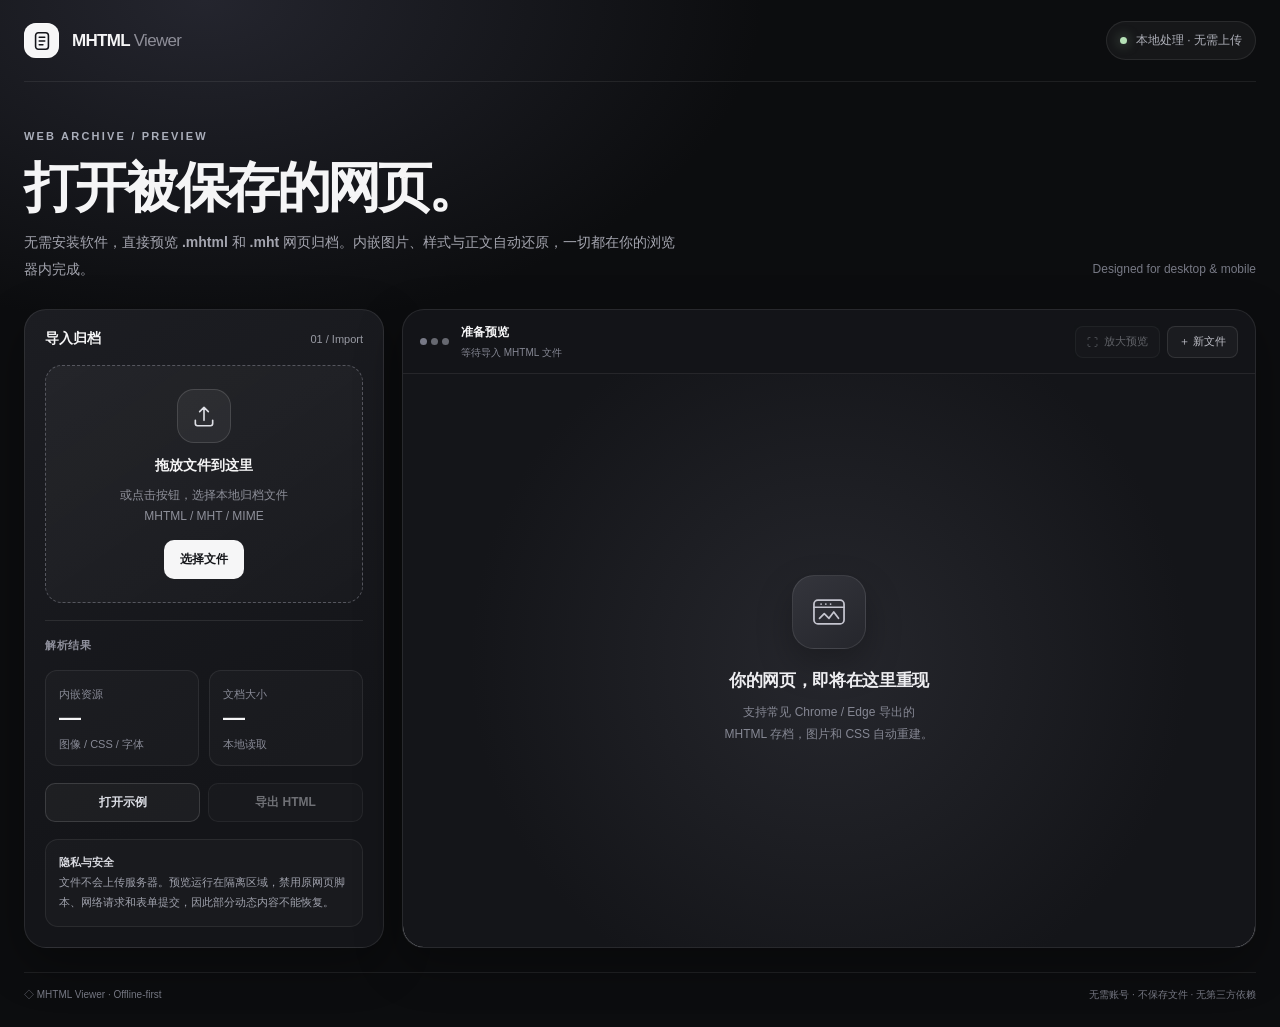
<file: mhtml/index.html>
<!doctype html>
<html lang="zh-CN">
<head>
<meta charset="utf-8">
<meta name="viewport" content="width=device-width, initial-scale=1, viewport-fit=cover">
<meta name="theme-color" content="#101114">
<meta name="description" content="MHTML Viewer：在浏览器本地打开 MHTML/MHT 网页归档，预览图片、文字和样式，不需要上传服务器。">
<title>MHTML Viewer · 网页归档预览</title>
<style>
:root{color-scheme:dark;--bg:#0c0d0f;--surface:#141519;--surface2:#1b1c20;--muted:#999ba4;--ink:#f5f5f6;--line:#303137;--accent:#f5f5f6;--shadow:0 16px 48px #0005;font-family:Inter,-apple-system,BlinkMacSystemFont,"SF Pro Display","Segoe UI",Arial,"PingFang SC","Microsoft YaHei",sans-serif}
*{box-sizing:border-box}html,body{margin:0;min-height:100%;background:var(--bg);color:var(--ink)}body{background:radial-gradient(ellipse 65% 48% at 16% 0%,#24252e 0%,transparent 67%),var(--bg)}button,input{font:inherit}button{cursor:pointer}button:disabled{cursor:not-allowed;opacity:.45}button:focus-visible,.drop:focus-visible{outline:2px solid #fff;outline-offset:3px}.shell{width:min(1470px,calc(100% - 48px));margin:auto;min-height:100dvh;display:flex;flex-direction:column}.topbar{height:82px;display:flex;align-items:center;justify-content:space-between;border-bottom:1px solid #ffffff13;gap:16px}.brand{display:flex;align-items:center;gap:13px;min-width:0}.mark{width:35px;height:35px;display:grid;place-items:center;border-radius:12px;color:#131419;background:#f6f6f7;box-shadow:inset 0 0 0 1px #ffffff6b}.brandtext{font-weight:750;letter-spacing:-.04em;font-size:17px;white-space:nowrap}.brandtext span{color:#8e8e98;font-weight:500}.topright{display:flex;gap:9px;align-items:center;color:#aeb0b9;font-size:12px}.statusdot{width:7px;height:7px;background:#b5e1b6;border-radius:50%;box-shadow:0 0 12px #b5e1b688}.chip{display:flex;gap:9px;align-items:center;padding:10px 13px;background:#ffffff0b;border:1px solid #ffffff15;border-radius:99px}.hero{padding:48px 0 27px;display:flex;align-items:end;justify-content:space-between;gap:24px}.eyebrow{text-transform:uppercase;font-size:11px;letter-spacing:.2em;color:#aaaeba;font-weight:700}.hero h1{font-size:clamp(31px,4.2vw,56px);letter-spacing:-.065em;line-height:1.12;margin:15px 0 12px;font-weight:700}.hero p{font-size:14px;line-height:1.9;color:#a4a5af;margin:0;max-width:660px}.hero-note{font-size:12px;color:#777985;white-space:nowrap;padding-bottom:6px}.workspace{display:grid;grid-template-columns:minmax(295px,360px) minmax(0,1fr);gap:18px;flex:1;min-height:540px;padding-bottom:24px}.panel{border:1px solid #ffffff17;border-radius:22px;background:linear-gradient(155deg,#1c1d22 0%,#141519 72%);box-shadow:var(--shadow);min-width:0}.sidebar{display:flex;flex-direction:column;padding:20px;gap:17px}.sidetop{display:flex;justify-content:space-between;align-items:center}.sideheading{font-size:14px;font-weight:690}.smallhint{font-size:11px;color:var(--muted)}.drop{border:1.5px dashed #55565e;border-radius:17px;min-height:218px;padding:23px 15px;background:linear-gradient(145deg,#ffffff0b,#ffffff04);display:flex;align-items:center;justify-content:center;flex-direction:column;text-align:center;gap:10px;transition:background .2s,border-color .2s,transform .2s}.drop.drag{border-color:white;background:#ffffff17;transform:scale(1.01)}.uploadicon{width:54px;height:54px;border:1px solid #ffffff22;border-radius:17px;display:grid;place-items:center;background:#ffffff0d;margin-bottom:4px}.drop strong{font-size:14px;font-weight:650}.drop span{color:#8e909a;font-size:12px;line-height:1.7}.primary{background:#f6f6f7;color:#15161a;border:0;border-radius:10px;padding:11px 16px;font-size:12px;font-weight:750;margin-top:4px;transition:transform .15s,background .15s}.primary:hover{background:#dedee3;transform:translateY(-1px)}.rule{height:1px;background:#ffffff17}.filecard{display:none;background:#ffffff0b;border:1px solid #ffffff16;border-radius:13px;padding:12px}.filecard.show{display:block}.filetitle{display:flex;align-items:center;gap:8px;font-size:12px;font-weight:670;min-width:0}.truncate{overflow:hidden;text-overflow:ellipsis;white-space:nowrap}.subtext{font-size:11px;color:#9395a1;margin-top:7px}.stats{display:grid;grid-template-columns:repeat(2,minmax(0,1fr));gap:10px}.stat{border:1px solid #ffffff13;border-radius:12px;padding:13px;background:#ffffff06}.stat strong{font-size:22px;font-variant-numeric:tabular-nums;letter-spacing:-.05em;display:block;margin:3px 0}.stat span{color:#888a96;font-size:11px}.subheading{font-size:11px;color:#8f909c;letter-spacing:.05em;font-weight:650}.actions{display:grid;grid-template-columns:1fr 1fr;gap:8px}.ghost{border:1px solid #ffffff22;background:#ffffff0a;color:#dddfe6;border-radius:10px;padding:10px;font-size:12px;font-weight:600}.ghost:hover:not(:disabled){background:#ffffff19}.tip{margin-top:auto;border:1px solid #ffffff12;background:#ffffff06;border-radius:13px;padding:13px;font-size:11px;line-height:1.8;color:#9ea0ab}.tip b{color:#d9dae0}.viewer{display:flex;flex-direction:column;overflow:hidden;min-height:540px;background:#131418}.viewerbar{min-height:64px;display:flex;align-items:center;justify-content:space-between;gap:12px;padding:13px 17px;border-bottom:1px solid #ffffff14}.viewerinfo{display:flex;align-items:center;gap:12px;min-width:0}.viewerdot{display:flex;gap:4px}.viewerdot i{display:block;width:7px;height:7px;border-radius:50%;background:#666870}.viewerdot i:first-child{background:#777986}.docinfo{min-width:0}.doctitle{font-size:12px;font-weight:650;max-width:420px}.docsub{font-size:10px;color:#848692;margin-top:5px}.barbuttons{display:flex;align-items:center;gap:7px}.tinybtn{height:32px;padding:0 11px;font-size:11px;color:#bfc0c8;border:1px solid #ffffff1a;background:#ffffff09;border-radius:8px;display:flex;align-items:center;justify-content:center;gap:6px}.tinybtn:hover:not(:disabled){background:#ffffff17}.previewbox{flex:1;min-height:430px;position:relative;overflow:hidden;background:#e8e9ec}.empty{position:absolute;inset:0;display:flex;align-items:center;justify-content:center;padding:20px;background:radial-gradient(circle at center,#26272d,#141519 70%);text-align:center;color:#a0a2ac}.emptyinner{max-width:315px}.emptyicon{width:74px;height:74px;border-radius:22px;display:grid;place-items:center;background:linear-gradient(145deg,#34353c,#25262c);border:1px solid #ffffff19;margin:0 auto 20px;box-shadow:0 15px 35px #0004}.empty h2{font-size:17px;color:#eeeef1;letter-spacing:-.02em;font-weight:650;margin:0 0 10px}.empty p{font-size:12px;line-height:1.8;color:#858793;margin:0}.previewframe{display:none;width:100%;height:100%;min-height:430px;border:0;background:white}.previewframe.show{display:block}.error{display:none;position:absolute;top:15px;left:15px;right:15px;background:#3a2026;color:#ffd9dd;border:1px solid #9b4b5a;border-radius:10px;font-size:12px;line-height:1.6;padding:12px;z-index:4;white-space:pre-wrap}.error.show{display:block}.footer{display:flex;justify-content:space-between;gap:12px;align-items:center;border-top:1px solid #ffffff13;padding:15px 0 25px;font-size:10px;color:#747681}.footer span{display:flex;align-items:center;gap:6px}.maximized{position:fixed!important;inset:0!important;z-index:50!important;border-radius:0!important;min-height:100dvh}.maximized .previewbox,.maximized .previewframe{min-height:calc(100dvh - 64px)}@media(max-width:900px){.workspace{grid-template-columns:1fr;min-height:unset}.sidebar{gap:14px}.drop{min-height:175px}.stats{grid-template-columns:repeat(2,1fr)}.viewer{height:72dvh;min-height:480px}.hero{padding-top:34px}.hero-note{display:none}}@media(max-width:520px){.shell{width:calc(100% - 26px)}.topbar{height:64px}.topright{font-size:10px}.chip{padding:7px 9px}.brandtext{font-size:15px}.hero{padding:30px 0 24px}.hero h1{font-size:37px}.hero p{font-size:12px}.sidebar{padding:14px;border-radius:17px}.viewer{border-radius:17px;height:65dvh}.viewerbar{padding:10px}.barbuttons{gap:4px}.tinybtn{padding:0 7px;font-size:10px}.doctitle{max-width:145px}.viewerdot{display:none}.footer{padding-bottom:20px;flex-wrap:wrap}}
</style>
</head>
<body>
<div class="shell">
  <header class="topbar"><div class="brand"><div class="mark"><svg width="22" height="22" viewBox="0 0 24 24" fill="none" stroke="currentColor" stroke-width="1.7"><rect x="5" y="3" width="14" height="18" rx="3"/><path d="M9 8h6M9 12h6M9 16h4" stroke-linecap="round"/></svg></div><div class="brandtext">MHTML <span>Viewer</span></div></div><div class="topright"><div class="chip"><span class="statusdot"></span> 本地处理 · 无需上传</div></div></header>
  <section class="hero"><div><div class="eyebrow">WEB ARCHIVE / PREVIEW</div><h1>打开被保存的网页。</h1><p>无需安装软件，直接预览 <b>.mhtml</b> 和 <b>.mht</b> 网页归档。内嵌图片、样式与正文自动还原，一切都在你的浏览器内完成。</p></div><div class="hero-note">Designed for desktop & mobile</div></section>
  <main class="workspace">
    <aside class="panel sidebar">
      <div class="sidetop"><div class="sideheading">导入归档</div><div class="smallhint">01 / Import</div></div>
      <div class="drop" id="drop" tabindex="0" role="button" aria-label="选择 MHTML 文件"><div class="uploadicon"><svg width="26" height="26" viewBox="0 0 24 24" fill="none" stroke="#dedfe5" stroke-width="1.5"><path d="M12 16V4m0 0-4 4m4-4 4 4M4 16v3a2 2 0 0 0 2 2h12a2 2 0 0 0 2-2v-3" stroke-linecap="round" stroke-linejoin="round"/></svg></div><strong>拖放文件到这里</strong><span>或点击按钮，选择本地归档文件<br>MHTML / MHT / MIME</span><button class="primary" id="choose" type="button">选择文件</button><input type="file" id="fileinput" accept=".mhtml,.mht,.mime,message/rfc822,multipart/related" hidden></div>
      <div class="filecard" id="filecard"><div class="filetitle"><svg width="15" height="15" viewBox="0 0 24 24" fill="none" stroke="currentColor" stroke-width="2"><path d="M14 2H6a2 2 0 0 0-2 2v16a2 2 0 0 0 2 2h12a2 2 0 0 0 2-2V8z"/><path d="M14 2v6h6"/></svg><span class="truncate" id="filename">—</span></div><div class="subtext" id="filesize">—</div></div>
      <div class="rule"></div><div class="subheading">解析结果</div>
      <div class="stats"><div class="stat"><span>内嵌资源</span><strong id="resourcecount">—</strong><span>图像 / CSS / 字体</span></div><div class="stat"><span>文档大小</span><strong id="docsize">—</strong><span>本地读取</span></div></div>
      <div class="actions"><button class="ghost" id="example" type="button">打开示例</button><button class="ghost" id="savehtml" type="button" disabled>导出 HTML</button></div>
      <div class="tip"><b>隐私与安全</b><br>文件不会上传服务器。预览运行在隔离区域，禁用原网页脚本、网络请求和表单提交，因此部分动态内容不能恢复。</div>
    </aside>
    <section class="panel viewer" id="viewer"><div class="viewerbar"><div class="viewerinfo"><div class="viewerdot"><i></i><i></i><i></i></div><div class="docinfo"><div class="doctitle truncate" id="doctitle">准备预览</div><div class="docsub" id="docsub">等待导入 MHTML 文件</div></div></div><div class="barbuttons"><button class="tinybtn" id="fullscreen" disabled type="button">⛶ <span id="fullscreenlabel">放大预览</span></button><button class="tinybtn" id="newfile" type="button">＋ 新文件</button></div></div>
      <div class="previewbox"><div class="empty" id="empty"><div class="emptyinner"><div class="emptyicon"><svg width="38" height="38" viewBox="0 0 24 24" fill="none" stroke="#c5c5cf" stroke-width="1.1"><rect x="2.5" y="4.5" width="19" height="15" rx="2.5"/><path d="M2.5 9h19M7 7h.01M10 7h.01M13 7h.01M6 16l3-3 3 3 3-4 3 4" stroke-linecap="round" stroke-linejoin="round"/></svg></div><h2>你的网页，即将在这里重现</h2><p>支持常见 Chrome / Edge 导出的<br>MHTML 存档，图片和 CSS 自动重建。</p></div></div><iframe id="preview" class="previewframe" title="MHTML 网页预览" sandbox="" referrerpolicy="no-referrer"></iframe><div class="error" id="error" role="alert"></div></div>
    </section>
  </main>
  <footer class="footer"><span>◇ MHTML Viewer · Offline-first</span><span>无需账号 · 不保存文件 · 无第三方依赖</span></footer>
</div>
<script>
(()=>{'use strict';
const $=id=>document.getElementById(id);
const els={drop:$('drop'),choose:$('choose'),input:$('fileinput'),filecard:$('filecard'),filename:$('filename'),filesize:$('filesize'),resourcecount:$('resourcecount'),docsize:$('docsize'),doctitle:$('doctitle'),docsub:$('docsub'),empty:$('empty'),preview:$('preview'),error:$('error'),example:$('example'),savehtml:$('savehtml'),fullscreen:$('fullscreen'),viewer:$('viewer'),fullscreenlabel:$('fullscreenlabel'),newfile:$('newfile')};
let currentHTML='',currentName='archive',currentFile=null;
const enc=new TextEncoder();
function fmtSize(n){return n>=1048576?(n/1048576).toFixed(1)+' MB':n>=1024?(n/1024).toFixed(1)+' KB':n+' B'}
function escapeReg(s){return s.replace(/[.*+?^${}()|[\]\\]/g,'\\$&')}
function latin(bytes){const a=[];for(let i=0;i<bytes.length;i+=16384)a.push(String.fromCharCode.apply(null,bytes.subarray(i,i+16384)));return a.join('')}
function byteArray(str){const b=new Uint8Array(str.length);for(let i=0;i<str.length;i++)b[i]=str.charCodeAt(i)&255;return b}
function decodeText(bytes,charset){const names=[charset,'utf-8','windows-1252'].filter(Boolean);for(const name of names){try{return new TextDecoder(name,{fatal:false}).decode(bytes)}catch{}}return latin(bytes)}
function headers(s){const res={};for(const line of s.replace(/\r\n[ \t]+|\n[ \t]+|\r[ \t]+/g,' ').split(/\r\n|\n|\r/)){const p=line.indexOf(':');if(p>0)res[line.slice(0,p).trim().toLowerCase()]=line.slice(p+1).trim()}return res}
function param(s,k){const m=String(s||'').match(new RegExp('(?:^|;)\\s*'+k+'\\s*=\\s*(?:"([^"]*)"|\'([^\']*)\'|([^;\\s]+))','i'));return m?(m[1]??m[2]??m[3]):''}
function splitMime(raw){const match=/(?:\r\n\r\n|\n\n|\r\r)/.exec(raw);if(!match)throw new Error('没有找到有效的 MIME 头部。');const top=headers(raw.slice(0,match.index));const rest=raw.slice(match.index+match[0].length);const boundary=param(top['content-type'],'boundary');if(!boundary){return [{headers:top,body:rest}]}
const pattern=new RegExp('(?:^|\\r?\\n|\\r)--'+escapeReg(boundary)+'(--)?[ \\t]*(?:\\r?\\n|\\r|$)','g');const marks=[];let m;while((m=pattern.exec(rest))!==null){marks.push({start:m.index,end:pattern.lastIndex,final:!!m[1]});if(m[1])break}
if(!marks.length)throw new Error('找不到 MHTML 的分段边界，文件可能已损坏。');const parts=[];
for(let i=0;i<marks.length-1;i++){if(marks[i].final)break;let block=rest.slice(marks[i].end,marks[i+1].start);block=block.replace(/(?:\r\n|\n|\r)$/,'');const sep=/(?:\r\n\r\n|\n\n|\r\r)/.exec(block);if(!sep)continue;parts.push({headers:headers(block.slice(0,sep.index)),body:block.slice(sep.index+sep[0].length)})}
if(!parts.length)throw new Error('MHTML 内没有可读取的内容段。');return parts}
function bytesFor(part){if(part.bytes)return part.bytes;const h=part.headers,mode=(h['content-transfer-encoding']||'8bit').toLowerCase(),body=part.body;let b;
if(mode.includes('base64')){try{b=byteArray(atob(body.replace(/\s+/g,'')))}catch{throw new Error('遇到无效 Base64 编码的归档资源。')}}
else if(mode.includes('quoted-printable')){const s=body.replace(/=\r\n|=\n|=\r/g,'');const a=[];for(let i=0;i<s.length;i++){if(s[i]==='='&&/^[\da-f]{2}$/i.test(s.slice(i+1,i+3))){a.push(parseInt(s.slice(i+1,i+3),16));i+=2}else a.push(s.charCodeAt(i)&255)}b=Uint8Array.from(a)}
else b=byteArray(body);part.bytes=b;return b}
function normalize(s){if(!s)return '';let v=String(s).trim().replace(/^['"]|['"]$/g,'').replace(/^<|>$/g,'');try{v=decodeURI(v)}catch{}return v.replace(/#.*$/,'').toLowerCase()}
function toB64(bytes){let out='';for(let i=0;i<bytes.length;i+=16384)out+=String.fromCharCode.apply(null,bytes.subarray(i,i+16384));return btoa(out)}
function mimeType(h){return(h['content-type']||'application/octet-stream').split(';')[0].trim().toLowerCase()}
function mimeCharset(h){return param(h['content-type'],'charset')||'utf-8'}
function processArchive(data){const parts=splitMime(latin(new Uint8Array(data)));if(parts.length>4500)throw new Error('归档包含太多资源，无法安全预览。');
let root=parts.find(p=>mimeType(p.headers)==='text/html')||parts.find(p=>mimeType(p.headers)==='application/xhtml+xml');if(!root){if(parts.length===1&&(!mimeType(parts[0].headers)||mimeType(parts[0].headers)==='application/octet-stream'))root=parts[0];else throw new Error('归档中没有找到 HTML 页面。')}
const loc=root.headers['content-location']||'',byKey=new Map(),byName=new Map();
for(const part of parts){const h=part.headers,cl=h['content-location']||'',cid=h['content-id']||'';if(cl){byKey.set(normalize(cl),part);const basename=normalize(cl).split(/[\\/]/).pop();if(basename&&!byName.has(basename))byName.set(basename,part)}if(cid){byKey.set('cid:'+normalize(cid),part);byKey.set(normalize(cid),part)}}
function resolve(ref,base){const s=String(ref||'').trim();if(!s||s[0]==='#'||/^(?:data:|blob:|about:)/i.test(s))return null;const k=normalize(s);if(byKey.has(k))return byKey.get(k);if(/^cid:/i.test(s))return byKey.get(k)||null;
try{const full=new URL(s,base||loc).href;const part=byKey.get(normalize(full));if(part)return part}catch{}return byName.get(k.split(/[\\/]/).pop())||null}
const cache=new Map();const active=new Set();
function urlFor(part){if(cache.has(part))return cache.get(part);if(active.has(part))return '';active.add(part);let type=mimeType(part.headers);let bytes=bytesFor(part);
if(type==='text/css'){let css=decodeText(bytes,mimeCharset(part.headers));css=rewriteCSS(css,part.headers['content-location']||loc);bytes=enc.encode(css)}
const value='data:'+type+';base64,'+toB64(bytes);cache.set(part,value);active.delete(part);return value}
function safeURL(val,base){const v=String(val||'').trim();if(!v)return '';if(v[0]==='#')return v;if(/^data:(?:image\/|font\/|audio\/|video\/|text\/css)/i.test(v))return v;const p=resolve(v,base);return p?urlFor(p):''}
function rewriteCSS(css,base){let txt=css.replace(/url\(\s*(['"]?)(.*?)\1\s*\)/gi,(_,q,p)=>'url("'+safeURL(p,base)+'")');txt=txt.replace(/@import\s+(["'])(.*?)\1/gi,(_,q,p)=>'@import url("'+safeURL(p,base)+'")');return txt}
let html=decodeText(bytesFor(root),mimeCharset(root.headers));
// Resource attributes are rewritten before loading inside a network-restricted, scriptless iframe.
html=html.replace(/\s+srcset\s*=\s*(?:"[^"]*"|'[^']*'|[^\s>]+)/gi,'');
html=html.replace(/\b(src|href|poster|background|data|action)\s*=\s*(["'])([\s\S]*?)\2/gi,(all,k,q,v)=>{const safe=safeURL(v,loc);return k+'='+q+(safe|| (k.toLowerCase()==='href'&&v.startsWith('#')?v:'about:blank'))+q});
html=html.replace(/\b(src|href|poster|background)\s*=\s*([^\s"'=<>`]+)/gi,(all,k,v)=>k+'="'+(safeURL(v,loc)||'about:blank')+'"');
html=html.replace(/<base\b[^>]*>/gi,'').replace(/<meta\b[^>]*http-equiv\s*=\s*["']?refresh["']?[^>]*>/gi,'');
html=html.replace(/<style\b([^>]*)>([\s\S]*?)<\/style>/gi,(_,attrs,css)=>'<style'+attrs+'>'+rewriteCSS(css,loc)+'</style>');
html=html.replace(/\bstyle\s*=\s*(["'])([\s\S]*?)\1/gi,(_,q,css)=>'style='+q+rewriteCSS(css,loc)+q);
// MHTML CSS images may appear in <style> and attribute style; no external requests are allowed.
const policy="default-src 'none'; img-src data: blob:; style-src 'unsafe-inline' data: blob:; font-src data: blob:; media-src data: blob:; frame-src 'none'; object-src 'none'; form-action 'none'; base-uri 'none'; connect-src 'none'; script-src 'none'";
const security='<meta http-equiv="Content-Security-Policy" content="'+policy+'"><meta name="referrer" content="no-referrer">';
if(/<head\b[^>]*>/i.test(html))html=html.replace(/<head\b[^>]*>/i,a=>a+security);else if(/<html\b[^>]*>/i.test(html))html=html.replace(/<html\b[^>]*>/i,a=>a+'<head>'+security+'</head>');else html='<!doctype html><html><head>'+security+'</head><body>'+html+'</body></html>';
const title=(/<title[^>]*>([\s\S]*?)<\/title>/i.exec(html)||[])[1]?.replace(/<[^>]*>/g,'').trim()||'已归档网页';
return {html,title,parts:parts.length,charset:mimeCharset(root.headers)}}
function showError(msg){els.error.textContent=msg;els.error.classList.add('show');els.docsub.textContent='读取失败';els.empty.style.display='flex';els.preview.classList.remove('show');els.preview.removeAttribute('srcdoc');els.savehtml.disabled=true;els.fullscreen.disabled=true}
function render(result,label,size){els.error.classList.remove('show');currentHTML=result.html;currentName=label.replace(/\.(mhtml|mht|mime)$/i,'')||'archive';els.preview.srcdoc=result.html;els.preview.classList.add('show');els.empty.style.display='none';els.filecard.classList.add('show');els.filename.textContent=label;els.filesize.textContent='MHTML · '+fmtSize(size);els.resourcecount.textContent=String(result.parts-1);els.docsize.textContent=fmtSize(size);els.doctitle.textContent=result.title;els.docsub.textContent='预览已就绪 · '+result.charset.toUpperCase()+' · 已隔离脚本';els.savehtml.disabled=false;els.fullscreen.disabled=false}
async function loadFile(file){if(!file)return;els.error.classList.remove('show');els.doctitle.textContent='解析中…';els.docsub.textContent='正在本地读取归档';els.preview.classList.remove('show');els.empty.style.display='flex';try{if(file.size>45*1024*1024)throw new Error('文件超过 45 MB。为了避免浏览器内存不足，请使用较小的归档。');const buffer=await file.arrayBuffer();const res=processArchive(buffer);currentFile=file;render(res,file.name,file.size)}catch(e){showError(e?.message||String(e))}}
function sample(){const boundary='----mhtml-viewer-demo';const logo='<svg xmlns="http://www.w3.org/2000/svg" width="220" height="220" viewBox="0 0 220 220"><rect width="220" height="220" rx="45" fill="#181a20"/><rect x="43" y="40" width="134" height="140" rx="22" fill="#fff"/><path d="M72 82h76M72 107h76M72 132h50" stroke="#111" stroke-width="11" stroke-linecap="round"/></svg>';const body='<!doctype html><html><head><meta charset="utf-8"><title>示例 · MHTML 归档</title><link rel="stylesheet" href="https://demo.local/site.css"></head><body><main><img width="110" height="110" src="https://demo.local/logo.svg"><div class="label">ARCHIVE OPENED</div><h1>归档预览成功。</h1><p>这份示例 MHTML 同时包含 HTML、CSS 和 SVG 图片。三个资源都已从本地 MIME 包解析出来。</p><span class="pill">100% Local · No Server</span></main></body></html>';const css='*{box-sizing:border-box}body{margin:0;background:#fafafa;color:#111;font:16px -apple-system,BlinkMacSystemFont,Segoe UI,sans-serif}main{min-height:100vh;display:flex;align-items:flex-start;justify-content:center;flex-direction:column;margin:auto;max-width:580px;padding:48px 25px}img{border-radius:18px;margin-bottom:35px}.label{font-size:11px;font-weight:800;letter-spacing:.2em;color:#797979}h1{font-size:clamp(30px,5vw,56px);letter-spacing:-.07em;margin:13px 0}p{color:#676767;line-height:1.9;max-width:500px}.pill{font-size:12px;padding:10px 14px;border-radius:99px;background:#171717;color:white;margin-top:16px}';const part=(type,location,content)=>'--'+boundary+'\r\nContent-Type: '+type+'\r\nContent-Transfer-Encoding: base64\r\nContent-Location: '+location+'\r\n\r\n'+toB64(enc.encode(content))+'\r\n';const mhtml='From: <Saved by MHTML Viewer>\r\nMIME-Version: 1.0\r\nContent-Type: multipart/related; type="text/html"; boundary="'+boundary+'"\r\n\r\n'+part('text/html; charset=utf-8','https://demo.local/index.html',body)+part('text/css; charset=utf-8','https://demo.local/site.css',css)+part('image/svg+xml','https://demo.local/logo.svg',logo)+'--'+boundary+'--\r\n';return enc.encode(mhtml)}
els.choose.addEventListener('click',e=>{e.stopPropagation();els.input.click()});els.drop.addEventListener('click',e=>{if(e.target!==els.choose)els.input.click()});els.drop.addEventListener('keydown',e=>{if(e.key==='Enter'||e.key===' '){e.preventDefault();els.input.click()}});els.input.addEventListener('change',()=>{loadFile(els.input.files?.[0]);els.input.value='' });
for(const event of ['dragenter','dragover'])els.drop.addEventListener(event,e=>{e.preventDefault();els.drop.classList.add('drag')});for(const event of ['dragleave','drop'])els.drop.addEventListener(event,e=>{e.preventDefault();els.drop.classList.remove('drag')});els.drop.addEventListener('drop',e=>loadFile(e.dataTransfer?.files?.[0]));
els.example.addEventListener('click',()=>{try{const bytes=sample();currentFile=null;render(processArchive(bytes.buffer),'MHTML-demo.mhtml',bytes.length)}catch(e){showError(e.message)}});
els.savehtml.addEventListener('click',()=>{if(!currentHTML)return;const blob=new Blob([currentHTML],{type:'text/html;charset=utf-8'}),url=URL.createObjectURL(blob),a=document.createElement('a');a.href=url;a.download=currentName+'.html';document.body.appendChild(a);a.click();a.remove();setTimeout(()=>URL.revokeObjectURL(url),3000)});
els.newfile.addEventListener('click',()=>els.input.click());els.fullscreen.addEventListener('click',()=>{const on=els.viewer.classList.toggle('maximized');els.fullscreenlabel.textContent=on?'退出放大':'放大预览';document.body.style.overflow=on?'hidden':''});document.addEventListener('keydown',e=>{if(e.key==='Escape'&&els.viewer.classList.contains('maximized'))els.fullscreen.click()});
})();
</script>
</body></html>
</file>
<file: gguf/style.css>
@font-face{font-family:MonoLocal;src:local('SFMono-Regular'),local('Cascadia Code'),local('Consolas');font-display:swap}
:root{--bg:#fff;--panel:#f8f8f8;--soft:#f1f1f1;--fg:#181818;--muted:#777;--line:#e7e7e7;--strong:#111;--inverse:#fff;--shadow:0 20px 90px #0002;color-scheme:light;font-family:Inter,-apple-system,BlinkMacSystemFont,'Segoe UI','PingFang SC','Microsoft YaHei',sans-serif;font-size:14px}
:root[data-theme=dark]{--bg:#141414;--panel:#101010;--soft:#232323;--fg:#ededed;--muted:#939393;--line:#2c2c2c;--strong:#ededed;--inverse:#151515;--shadow:0 20px 90px #0008;color-scheme:dark}
*{box-sizing:border-box}html,body{margin:0;height:100%;overflow:hidden;overscroll-behavior:none}body{background:var(--bg);color:var(--fg);height:100vh;height:var(--app-height,100dvh);display:flex;flex-direction:column;overflow:hidden}button,input,select,textarea{font:inherit}button,a,input,select,textarea{-webkit-tap-highlight-color:transparent}button{cursor:pointer;color:inherit;border:0;background:none}button:disabled{opacity:.38;cursor:not-allowed}button:not(:disabled),a{transition:background .18s,opacity .18s,transform .18s}button:focus-visible,a:focus-visible,summary:focus-visible{outline:2px solid var(--fg);outline-offset:4px}input:focus,select:focus,textarea:focus{outline:1px solid var(--fg);outline-offset:0}button:hover:not(:disabled){opacity:.75}svg{width:19px;height:19px;fill:none;stroke:currentColor;stroke-width:1.5;stroke-linecap:round;stroke-linejoin:round;flex-shrink:0}.symbol-library{position:absolute;width:0;height:0;overflow:hidden}[hidden]{display:none!important}h1,h2,h3,p{margin:0}a{color:inherit}small{font-size:11px}.topbar{height:76px;flex:0 0 76px;padding:0 28px;border-bottom:1px solid var(--line);display:flex;align-items:center;gap:30px;position:relative;background:var(--bg);z-index:5}.brand{display:flex;align-items:center;gap:12px;text-decoration:none;font-weight:700;letter-spacing:2.1px;font-size:17px}.brand small{display:block;font-size:9px;font-weight:500;letter-spacing:1.5px;margin-top:4px;color:var(--muted)}.brand-mark{width:35px;height:35px;background:var(--strong);color:var(--inverse);border-radius:10px;display:flex;justify-content:center;align-items:center;font-size:26px;letter-spacing:-2px;padding-bottom:4px}.brand-mark span{font-size:22px;margin-left:1px}.top-status{font-size:11px;display:flex;align-items:center;gap:7px;color:var(--muted);border-left:1px solid var(--line);padding-left:25px}.status-dot{width:6px;height:6px;display:inline-block;border-radius:100%;background:var(--muted)}.top-actions{margin-left:auto;display:flex;align-items:center;gap:10px}.icon-btn{display:inline-flex;align-items:center;justify-content:center;gap:7px;min-height:34px;min-width:34px;padding:7px;border-radius:8px}.icon-btn:hover,.text-btn:hover{background:var(--soft)}.hardware-btn{font-size:12px}.text-btn{font-size:12px;font-weight:600;padding:9px;border-radius:8px}.help-btn{font:16px Georgia,serif;border:1px solid var(--line);border-radius:50%;min-width:24px;min-height:24px;width:24px;height:24px;padding:0;margin-left:4px}.workspace{flex:1;min-height:0;overflow:hidden;display:grid;grid-template-rows:minmax(0,1fr);grid-template-columns:292px minmax(0,1fr)}.sidebar{background:var(--panel);border-right:1px solid var(--line);padding:25px 22px 0;min-height:0;overflow-y:auto;overscroll-behavior-y:contain;scrollbar-width:thin;scrollbar-color:var(--line) transparent;display:flex;flex-direction:column;gap:0}.sidebar-top{display:flex;align-items:center;justify-content:space-between;margin-bottom:21px}.eyebrow{font-size:10px;letter-spacing:1.8px;color:var(--muted);font-weight:500}.new-chat{width:100%;display:flex;align-items:center;gap:8px;border:1px solid var(--line);background:var(--bg);padding:12px;border-radius:10px;font-size:12px}.new-chat kbd{margin-left:auto;font-family:inherit;color:var(--muted);font-size:9px}.section-head{display:flex;justify-content:space-between;align-items:center;margin:26px 0 14px}.section-head h2,.section-head h3{font-size:12px;font-weight:600}.section-head>svg{width:14px;height:14px;color:var(--muted)}.mini-label{font:9px MonoLocal,monospace;letter-spacing:1px;color:var(--muted);background:var(--soft);padding:4px 5px;border-radius:3px}.dropzone{min-height:146px;border:1px dashed #bdbdbd;border-radius:12px;display:flex;align-items:center;justify-content:center;flex-direction:column;gap:10px;padding:16px 8px;background:var(--bg);width:100%}.dropzone.dragging{background:var(--soft);border-color:var(--fg);transform:scale(1.02)}.dropzone strong{font-size:12px;font-weight:500}.dropzone>span:last-child{font-size:10px;color:var(--muted)}.upload-icon{position:relative;margin:4px 0 1px}.upload-icon>svg{width:29px;height:29px}.upload-icon>span{position:absolute;bottom:-2px;right:-5px;width:16px;height:16px;line-height:14px;background:var(--fg);color:var(--bg);border-radius:50%;border:2px solid var(--bg);font-size:11px}.privacy-hint{display:flex;gap:5px;align-items:center;font-size:10px;color:var(--muted);margin:10px 0 17px}.privacy-hint svg{width:11px;height:11px}.primary{background:var(--strong);color:var(--inverse);display:inline-flex;align-items:center;justify-content:center;gap:8px;padding:12px 20px;border-radius:10px;font-weight:500;font-size:12px;min-height:41px}.wide{width:100%}.subtle{border:1px solid var(--line);border-radius:8px;background:var(--bg);padding:9px 12px;font-size:11px}.subtle.wide{margin-top:8px}.field{display:flex;flex-direction:column;gap:7px;margin-bottom:13px;min-width:0}.field>span{font-size:11px;color:var(--muted)}.field input,.field select,.field textarea{width:100%;min-width:0;border:1px solid var(--line);border-radius:7px;padding:9px 10px;background:var(--bg);color:var(--fg);font-size:12px}.field input{font-family:MonoLocal,monospace}.field textarea{resize:vertical;line-height:1.5}.field-grid{display:grid;grid-template-columns:1fr 1fr;gap:10px}fieldset{border:0;padding:0;margin:0;min-width:0}fieldset:disabled{opacity:.55}.micro{font-size:10px;line-height:1.7;color:var(--muted)}.settings-details{border-top:1px solid var(--line);margin-top:19px}.settings-details summary{font-size:12px;font-weight:500;padding:16px 0;cursor:pointer}.switch-label{display:flex;align-items:center;gap:8px;font-size:11px;line-height:1.6;margin-bottom:14px}.switch-label input{accent-color:var(--fg);width:15px;height:15px}.sidebar-link{display:flex;align-items:center;gap:9px;margin:8px 0 18px;padding:12px 0;font-size:12px}.sidebar-link svg{width:16px;height:16px}.count{margin-left:auto;font:10px MonoLocal,monospace;color:var(--muted)}.sidebar-footer{border-top:1px solid var(--line);margin-top:auto;display:flex;align-items:center;gap:10px;padding:19px 0;position:sticky;bottom:0;background:var(--panel)}.sidebar-footer small{display:block;margin-top:4px;color:var(--muted);font-size:9px}.sidebar-footer b{font-size:10px;font-weight:500}.sidebar-footer>.status-dot{margin-left:auto}.tiny-orbit{font-size:26px;font-weight:300}.chat-area{min-width:0;min-height:0;display:flex;flex-direction:column;height:100%;overflow:hidden;position:relative}.chat-toolbar{height:66px;padding:0 34px;display:flex;justify-content:space-between;align-items:center;flex-shrink:0}.chat-toolbar>div{display:flex;gap:10px;align-items:center;min-width:0}.chat-toolbar #chatTitle{font-size:12px;white-space:nowrap;text-overflow:ellipsis;overflow:hidden;max-width:40vw}.pill{border:1px solid var(--line);padding:4px 8px;border-radius:6px;font-size:9px;white-space:nowrap;color:var(--muted)}.chat-scroll{flex:1;min-height:0;overflow-y:auto;overflow-x:hidden;overscroll-behavior-y:contain;padding:0 32px;scroll-behavior:smooth}.welcome{max-width:800px;min-height:100%;margin:0 auto;text-align:center;display:flex;flex-direction:column;align-items:center;justify-content:center;padding:32px 0}.hero-glyph{width:100px;height:100px;position:relative;display:flex;align-items:center;justify-content:center;margin:0 0 30px}.hero-glyph>div{position:absolute;inset:7px;border:1px solid var(--line);border-radius:23px;transform:rotate(-12deg)}.hero-glyph:before{content:'';position:absolute;inset:0;border:1px solid var(--line);border-radius:25px;transform:rotate(12deg)}.hero-glyph>span{font-size:55px;letter-spacing:-4px;line-height:1;margin-top:-10px;font-weight:600}.hero-glyph>span>span{font-size:46px;margin-left:3px}.hero-glyph i{position:absolute;width:4px;height:4px;border-radius:50%;background:var(--muted)}.hero-glyph i:nth-of-type(1){top:0;left:-22px}.hero-glyph i:nth-of-type(2){bottom:4px;right:-27px}.hero-glyph i:nth-of-type(3){top:31px;right:-43px;width:2px;height:2px}.hero-glyph i:nth-of-type(4){bottom:22px;left:-40px;width:2px;height:2px}.welcome>.eyebrow{font-size:9px;letter-spacing:2px}.welcome h1{font-size:clamp(24px,3vw,36px);font-weight:500;letter-spacing:-1px;margin:16px 0}.welcome>p{font-size:12px;line-height:1.8;color:var(--muted);max-width:490px}.welcome>.primary{margin-top:26px;padding:13px 20px}.feature-line{display:flex;align-items:center;gap:10px;color:var(--muted);font:9px MonoLocal,monospace;margin-top:18px}.feature-line i{width:2px;height:2px;border-radius:100%;background:var(--muted)}.welcome-notes{display:grid;grid-template-columns:repeat(3,1fr);gap:25px;text-align:left;width:100%;max-width:670px;margin-top:58px;border-top:1px solid var(--line);padding-top:24px}.welcome-notes>div>span{font:9px MonoLocal,monospace;color:var(--muted)}.welcome-notes h3{font-size:12px;font-weight:500;margin:10px 0 8px}.welcome-notes p{font-size:10px;line-height:1.8;color:var(--muted)}.composer-wrap{flex:none;width:100%;max-width:900px;padding:16px 34px 17px;margin:0 auto}.run-metrics{display:flex;align-items:center;gap:14px;font:10px MonoLocal,monospace;color:var(--muted);margin:0 3px 10px}.run-metrics span:first-child{margin-right:auto;font-family:inherit;white-space:nowrap;text-overflow:ellipsis;overflow:hidden}.composer{border:1px solid var(--line);border-radius:17px;padding:16px 16px 12px;background:var(--bg);box-shadow:0 4px 18px #00000003}.composer:focus-within{border-color:var(--muted)}.composer>textarea{resize:none;width:100%;max-height:180px;min-height:27px;border:0;outline:0;background:none;color:var(--fg);font-size:13px;line-height:1.7}.composer>textarea:focus{outline:0}.composer>textarea::placeholder{color:var(--muted)}.composer-bottom{display:flex;justify-content:space-between;align-items:center;margin-top:10px}.composer-bottom>span{display:flex;align-items:center;gap:5px;color:var(--muted);font-size:9px}.composer-bottom>span>svg{width:12px;height:12px}.send-btn{height:32px;width:32px;border-radius:9px;background:var(--strong);color:var(--inverse);display:flex;align-items:center;justify-content:center}.send-btn svg{width:17px;height:17px}.composer-foot{display:flex;justify-content:space-between;font-size:9px;color:var(--muted);margin-top:10px;gap:10px}.messages{max-width:780px;margin:0 auto;padding:15px 0 28px}.message{margin:0 0 32px;min-width:0}.message-label{display:flex;gap:8px;align-items:center;font-size:10px;font-weight:600;margin-bottom:12px}.message-label .avatar{display:inline-flex;align-items:center;justify-content:center;width:23px;height:23px;border-radius:6px;background:var(--soft);font:14px Georgia,serif}.message.user{display:flex;flex-direction:column;align-items:flex-end}.message.user .message-body{background:var(--soft);padding:12px 16px;border-radius:16px 16px 4px 16px;max-width:88%;white-space:pre-wrap;overflow-wrap:anywhere;font-size:13px;line-height:1.85}.message.assistant .message-body{font-size:14px;line-height:1.85;overflow-wrap:anywhere}.message-actions{display:flex;gap:10px;align-items:center;margin-top:11px;font-size:9px;color:var(--muted)}.message-actions button{padding:3px;display:inline-flex;gap:5px;align-items:center;font-size:10px}.message-actions svg{width:13px;height:13px}.message-status{font-size:10px;color:var(--muted);margin-top:7px}.message-body h1{font-size:25px;line-height:1.4;margin:20px 0 12px}.message-body h2{font-size:21px;line-height:1.4;margin:20px 0 10px}.message-body h3{font-size:17px;margin:17px 0 9px}.message-body h4,.message-body h5,.message-body h6{margin:15px 0 9px}.message-body p{margin:0 0 13px}.message-body p:last-child{margin-bottom:0}.message-body strong{font-weight:700}.message-body ul,.message-body ol{padding-left:23px;margin:10px 0 17px}.message-body li{margin:5px 0}.message-body li input{accent-color:var(--fg)}.message-body blockquote{border-left:3px solid var(--muted);padding:8px 15px;background:var(--panel);color:var(--muted);margin:16px 0}.message-body hr{border:0;border-top:1px solid var(--line);margin:23px 0}.message-body :not(pre)>code{font:12px MonoLocal,monospace;background:var(--soft);border:1px solid var(--line);padding:2px 5px;border-radius:4px}.code-block{border:1px solid var(--line);border-radius:11px;overflow:hidden;margin:16px 0}.code-header{display:flex;justify-content:space-between;align-items:center;padding:8px 13px;background:var(--soft);font:10px MonoLocal,monospace;color:var(--muted)}.code-header>div{display:flex;gap:12px}.code-header button{font-size:10px;padding:2px}.code-block pre{margin:0;padding:16px;overflow-x:auto;background:var(--panel);line-height:1.7}.code-block code{font:12px/1.75 MonoLocal,'SFMono-Regular',Consolas,monospace;white-space:pre}.hljs-keyword,.hljs-selector-tag,.hljs-built_in,.hljs-title{font-weight:700;color:var(--fg)}.hljs-comment,.hljs-quote{color:var(--muted);font-style:italic}.hljs-string,.hljs-number,.hljs-literal{color:var(--fg)}.hljs-attr,.hljs-variable,.hljs-meta{color:var(--muted)}.table-wrap{overflow:auto;margin:17px 0;border:1px solid var(--line);border-radius:8px}.message-body table{border-collapse:collapse;min-width:100%;font-size:12px}.message-body th{background:var(--soft);font-weight:600;white-space:nowrap}.message-body th,.message-body td{border-bottom:1px solid var(--line);padding:9px 12px;text-align:left}.message-body tr:last-child td{border-bottom:0}.thinking-block{border:1px solid var(--line);border-radius:9px;padding:10px 13px;margin:0 0 14px;color:var(--muted);font-size:12px}.thinking-block summary{cursor:pointer}.thinking-block .thinking-content{margin-top:10px;white-space:pre-wrap;line-height:1.8}.typing-dot:after{content:'●';font-size:10px;animation:pulse 1.1s infinite}.notice{flex-shrink:0;overscroll-behavior-y:contain;margin:0 34px 5px;padding:10px 12px;border:1px solid var(--muted);background:var(--panel);border-radius:9px;display:flex;align-items:flex-start;gap:10px;font-size:11px;line-height:1.7;max-height:180px;overflow:auto}.notice>span{flex:1;white-space:pre-wrap;overflow-wrap:anywhere}.notice .icon-btn{padding:1px;min-height:22px;min-width:22px}.file-list{margin-top:10px}.file-item{display:flex;justify-content:space-between;align-items:center;border:1px solid var(--line);background:var(--bg);padding:9px;border-radius:7px;font-size:10px;margin-bottom:6px;gap:6px}.file-item>span{overflow:hidden;text-overflow:ellipsis;white-space:nowrap}.file-item small{font-size:9px;color:var(--muted);white-space:nowrap}.model-info{border:1px solid var(--line);border-radius:8px;padding:10px 12px;margin-bottom:12px;font-size:10px;line-height:1.9;overflow-wrap:anywhere}.model-info>strong{font-size:11px;display:block}.model-info>div{color:var(--muted)}.load-progress{font-size:10px;color:var(--muted);margin-bottom:13px;line-height:1.7}.load-progress progress{width:100%;height:3px;accent-color:var(--fg);margin-bottom:8px}.load-progress span{display:block;overflow-wrap:anywhere}.modal{border:1px solid var(--line);background:var(--bg);color:var(--fg);padding:0;border-radius:20px;max-width:680px;width:calc(100% - 32px);max-height:86dvh;box-shadow:var(--shadow)}.modal::backdrop{background:#0005;backdrop-filter:blur(4px)}.modal-head{display:flex;justify-content:space-between;align-items:center;padding:24px 27px 20px;position:sticky;top:0;background:var(--bg);z-index:2;border-bottom:1px solid var(--line)}.modal-head h2{font-size:20px;font-weight:500;margin-top:6px}.modal-body{padding:24px 27px}.monitor-hero{display:flex;align-items:center;gap:16px;margin-bottom:24px;padding-bottom:24px;border-bottom:1px solid var(--line)}.monitor-hero>svg{width:44px;height:44px;stroke-width:1}.monitor-hero span{font-size:10px;color:var(--muted)}.monitor-hero strong{font-size:16px;font-weight:500;display:block;margin:7px 0;overflow-wrap:anywhere}.monitor-hero small{color:var(--muted)}.hardware-grid{display:grid;grid-template-columns:1fr 1fr;gap:12px}.hardware-cell{background:var(--panel);border:1px solid var(--line);border-radius:10px;padding:13px;min-width:0}.hardware-cell span{font-size:10px;color:var(--muted);display:block}.hardware-cell strong{display:block;font-size:17px;font-weight:500;margin:9px 0 5px;overflow-wrap:anywhere}.hardware-cell small{color:var(--muted);font-size:9px;line-height:1.5;display:block}.honest-note{border:1px solid var(--line);border-radius:10px;padding:15px;margin-top:21px;font-size:11px;line-height:1.9}.honest-note strong{font-weight:500}.honest-note p{color:var(--muted);margin-top:6px}.logs{margin-top:22px;font-size:11px}.logs summary{cursor:pointer}.logs pre{font:10px/1.8 MonoLocal,monospace;white-space:pre-wrap;overflow-wrap:anywhere;background:var(--panel);padding:12px;border-radius:8px;max-height:280px;overflow:auto}.history-item{display:flex;align-items:center;gap:10px;padding:14px 0;border-bottom:1px solid var(--line)}.history-item>button:first-child{flex:1;text-align:left;min-width:0}.history-item strong{display:block;font-size:12px;font-weight:500;overflow:hidden;text-overflow:ellipsis;white-space:nowrap}.history-item small{display:block;color:var(--muted);font-size:9px;margin-top:6px}.row-actions{display:flex;gap:9px;margin-top:20px;flex-wrap:wrap}.help-content h3{font-size:14px;margin:22px 0 9px}.help-content h3:first-child{margin-top:0}.help-content p,.help-content li{font-size:12px;line-height:1.9;color:var(--muted)}.help-content ol{padding-left:20px}.help-content code{background:var(--soft);font:11px MonoLocal,monospace;padding:2px 4px;border-radius:4px}.help-content pre{overflow:auto;background:var(--soft);padding:12px;border-radius:8px}.toast{position:fixed;bottom:32px;left:50%;transform:translateX(-50%);padding:12px 19px;border-radius:10px;background:var(--strong);color:var(--inverse);box-shadow:var(--shadow);font-size:12px;z-index:100;max-width:90vw;text-align:center}.shade{position:fixed;inset:0;background:#0005;z-index:11}.mobile-only{display:none}.pending{animation:pulse 1.3s infinite}@keyframes pulse{50%{opacity:.4}}
@media(min-width:1500px){.workspace{grid-template-columns:320px minmax(0,1fr)}.sidebar{padding-left:28px;padding-right:28px}.composer-wrap{max-width:960px}.welcome-notes{max-width:720px;gap:48px}}
@media(max-height:850px) and (min-width:761px){.hero-glyph{width:75px;height:75px;margin-bottom:20px}.hero-glyph>span{font-size:43px}.welcome{padding:18px 0}.welcome-notes{margin-top:32px;padding-top:18px}.welcome h1{margin:12px 0}.welcome>.primary{margin-top:18px}}
@media(max-width:1000px){.workspace{grid-template-columns:260px minmax(0,1fr)}.sidebar{padding-left:17px;padding-right:17px}.top-status{display:none}.chat-toolbar{padding:0 24px}.chat-scroll{padding:0 24px}.composer-wrap{padding-left:24px;padding-right:24px}.welcome-notes{gap:17px}.welcome h1{font-size:27px}}
@media(max-width:760px){.topbar{height:65px;flex-basis:65px;padding:0 18px;gap:12px}.brand{font-size:15px;gap:9px}.brand-mark{width:31px;height:31px;font-size:23px}.brand small{font-size:8px}.top-actions{gap:4px}.hardware-btn span{display:none}.help-btn{margin-left:6px}.workspace{grid-template-columns:minmax(0,1fr)}.sidebar{position:fixed;left:0;top:0;bottom:0;z-index:12;width:300px;max-width:88vw;transform:translateX(-102%);transition:transform .2s;padding-top:22px;padding-bottom:env(safe-area-inset-bottom)}.sidebar.open{transform:translateX(0)}.mobile-only{display:inline-flex}.sidebar-top{margin-bottom:12px}.chat-toolbar{height:56px;padding:0 13px}.chat-toolbar>div{gap:8px}.chat-toolbar #chatTitle{max-width:40vw;font-size:11px}.chat-scroll{padding:0 21px}.welcome{padding:20px 0 25px;min-height:100%}.hero-glyph{width:80px;height:80px;margin-bottom:24px}.hero-glyph>span{font-size:44px}.welcome h1{font-size:26px;margin-top:14px}.welcome>.eyebrow{font-size:8px}.welcome>p{font-size:11px;max-width:300px}.welcome-notes{margin-top:34px;gap:14px;padding-top:20px}.welcome-notes h3{font-size:10px;line-height:1.8}.welcome-notes p{font-size:9px;line-height:1.7}.composer-wrap{padding:12px 14px max(15px,env(safe-area-inset-bottom))}.composer{padding:12px 13px 10px;border-radius:14px}.composer textarea{font-size:16px}.composer-foot{font-size:8px}.composer-foot>span:last-child{display:none}.run-metrics{font-size:9px;gap:10px;margin-bottom:8px}.run-metrics span:first-child{max-width:39vw}.notice{margin:0 14px 2px;font-size:10px}.messages{padding-top:11px}.message.assistant .message-body{font-size:13px}.message.user .message-body{max-width:94%;font-size:13px}.modal-head{padding:20px}.modal-body{padding:20px}.modal-head h2{font-size:18px}.hardware-grid{gap:8px}.hardware-cell{padding:11px}.hardware-cell strong{font-size:15px}.monitor-hero strong{font-size:14px}.toast{bottom:24px}.code-block pre{padding:12px}.code-block code{font-size:11px}.field input,.field select,.field textarea{font-size:16px}}
@media(prefers-reduced-motion:reduce){*,*:before,*:after{animation:none!important;transition:none!important;scroll-behavior:auto!important}}

/* Model controls scroll within their panel instead of shrinking to fit. */
.sidebar>*{flex-shrink:0}

#folderLocation{font-size:12px;overflow-wrap:anywhere;padding:9px 10px;border:1px solid var(--line);border-radius:7px;background:var(--bg)}#folderTitle{font-size:12px}#folderTitle+span{flex-shrink:0}section[aria-labelledby="folderTitle"]>.field{margin-top:14px}#folderStatus{margin:10px 0}#folderUnsupported,#folderRememberWarning{margin-bottom:10px}
</file>
